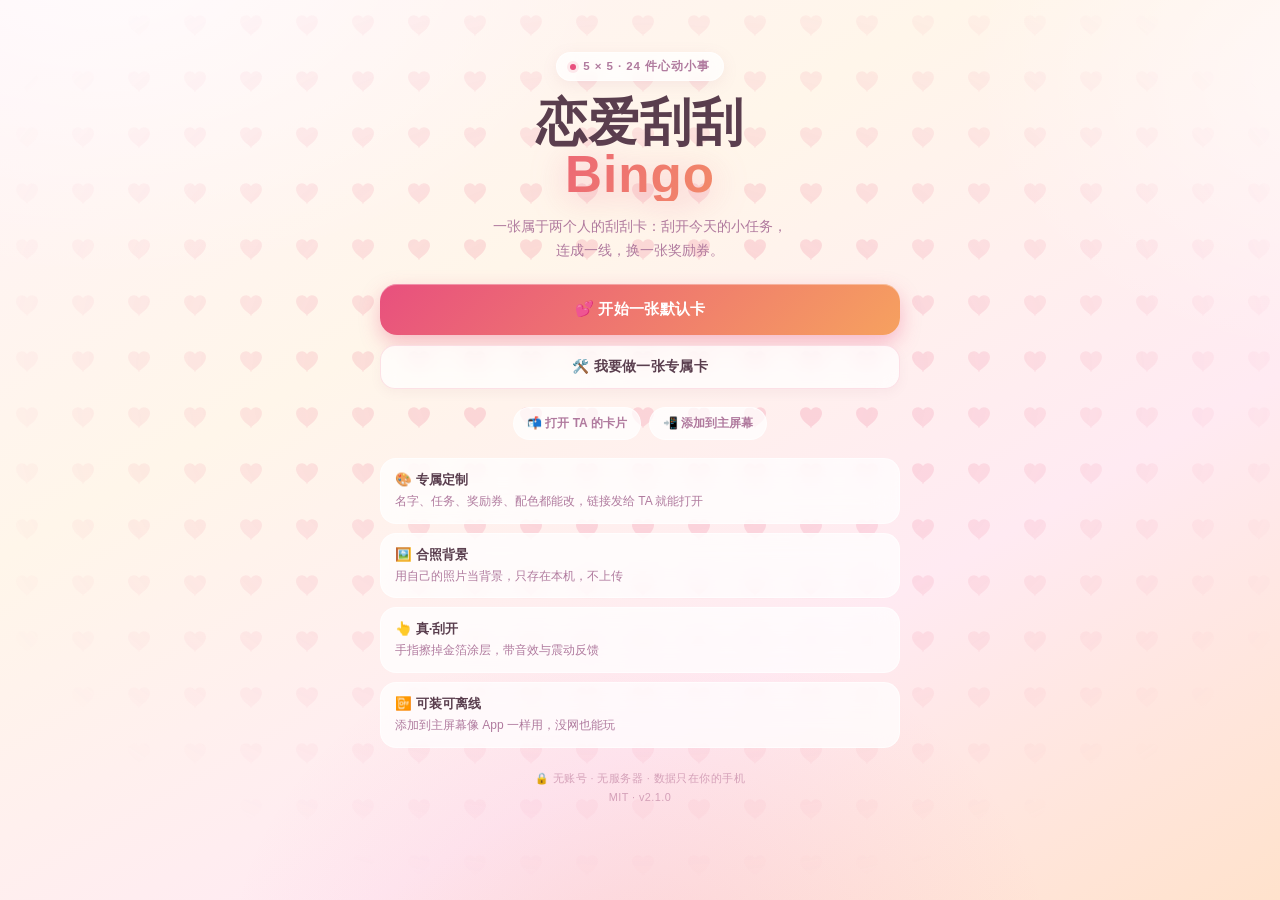
<file: index.html>
<!DOCTYPE html>
<html lang="zh-CN">
<head>
<meta charset="UTF-8">
<meta name="viewport" content="width=device-width, initial-scale=1, viewport-fit=cover">
<title>恋爱刮刮 Bingo · 情侣专属心动卡</title>

<!-- SEO / 社交分享 -->
<meta name="description" content="一张属于两个人的刮刮卡：24 件心动小事，手指刮开，连成一线换一张奖励券。可自定义名字、任务、奖励券和合照背景，纯前端、可离线、可安装到手机桌面。">
<meta name="keywords" content="情侣游戏,恋爱游戏,刮刮卡,bingo,情侣互动,520,纪念日,开源,离线网页">
<meta name="author" content="Kriye-hu">
<meta name="theme-color" content="#ffeef8">
<meta name="color-scheme" content="light dark">
<link rel="canonical" href="https://kriye-hu.github.io/love-bingo/">

<meta property="og:type" content="website">
<meta property="og:site_name" content="恋爱刮刮 Bingo">
<meta property="og:title" content="恋爱刮刮 Bingo · 情侣专属心动卡">
<meta property="og:description" content="刮开 24 件心动小事，连成一线换一张奖励券。定制你们的名字、任务、奖励券和合照背景。">
<meta property="og:url" content="https://kriye-hu.github.io/love-bingo/">
<meta property="og:image" content="https://kriye-hu.github.io/love-bingo/assets/og-image.png">
<meta property="og:image:width" content="1200">
<meta property="og:image:height" content="630">
<meta property="og:locale" content="zh_CN">
<meta name="twitter:card" content="summary_large_image">
<meta name="twitter:title" content="恋爱刮刮 Bingo · 情侣专属心动卡">
<meta name="twitter:description" content="刮开 24 件心动小事，连成一条线换一张奖励券。可定制、可离线、像 App 一样用。">
<meta name="twitter:image" content="https://kriye-hu.github.io/love-bingo/assets/og-image.png">

<!-- PWA -->
<link rel="manifest" href="manifest.webmanifest">
<link rel="icon" href="assets/icons/favicon.svg" type="image/svg+xml">
<link rel="apple-touch-icon" href="assets/icons/apple-touch-icon.png">
<meta name="apple-mobile-web-app-capable" content="yes">
<meta name="mobile-web-app-capable" content="yes">
<meta name="apple-mobile-web-app-status-bar-style" content="default">
<meta name="apple-mobile-web-app-title" content="恋爱 Bingo">
<meta name="format-detection" content="telephone=no">

<link rel="stylesheet" href="assets/css/app.css">
<link rel="preload" href="assets/js/app.js" as="script">
</head>
<body>

<!-- 背景：主题渐变 / 合照 / 柔光 / 底纹 -->
<div id="bgLayer" aria-hidden="true">
  <div id="bgGradient"></div>
  <div id="bgPhoto"></div>
  <div id="bgWash"></div>
  <div id="bgPattern"></div>
</div>

<main id="app">
  <noscript>
    <div style="text-align:center;padding:40px 20px;font-family:system-ui,sans-serif;">
      <h1 style="font-size:1.4rem;">💕 恋爱刮刮 Bingo</h1>
      <p style="color:#b07a9e;margin-top:10px;">这个小游戏需要开启 JavaScript 才能刮开卡片。</p>
    </div>
  </noscript>
</main>

<div id="toastRoot" aria-live="polite" aria-atomic="true"></div>
<div id="modalRoot"></div>
<div id="sheetRoot"></div>
<canvas id="confettiCanvas" aria-hidden="true"></canvas>

<!-- 依赖顺序：数据 → 存储 → 编码 → 基础 UI → 主题 → 刮卡 → 游戏 → 海报 → 页面 → 路由 -->
<script src="assets/js/data.js" defer></script>
<script src="assets/js/store.js" defer></script>
<script src="assets/js/codec.js" defer></script>
<script src="assets/js/ui.js" defer></script>
<script src="assets/js/theme.js" defer></script>
<script src="assets/js/album.js" defer></script>
<script src="assets/js/scratch.js" defer></script>
<script src="assets/js/game.js" defer></script>
<script src="assets/js/poster.js" defer></script>
<script src="assets/js/player.js" defer></script>
<script src="assets/js/studio.js" defer></script>
<script src="assets/js/app.js" defer></script>
</body>
</html>
</file>
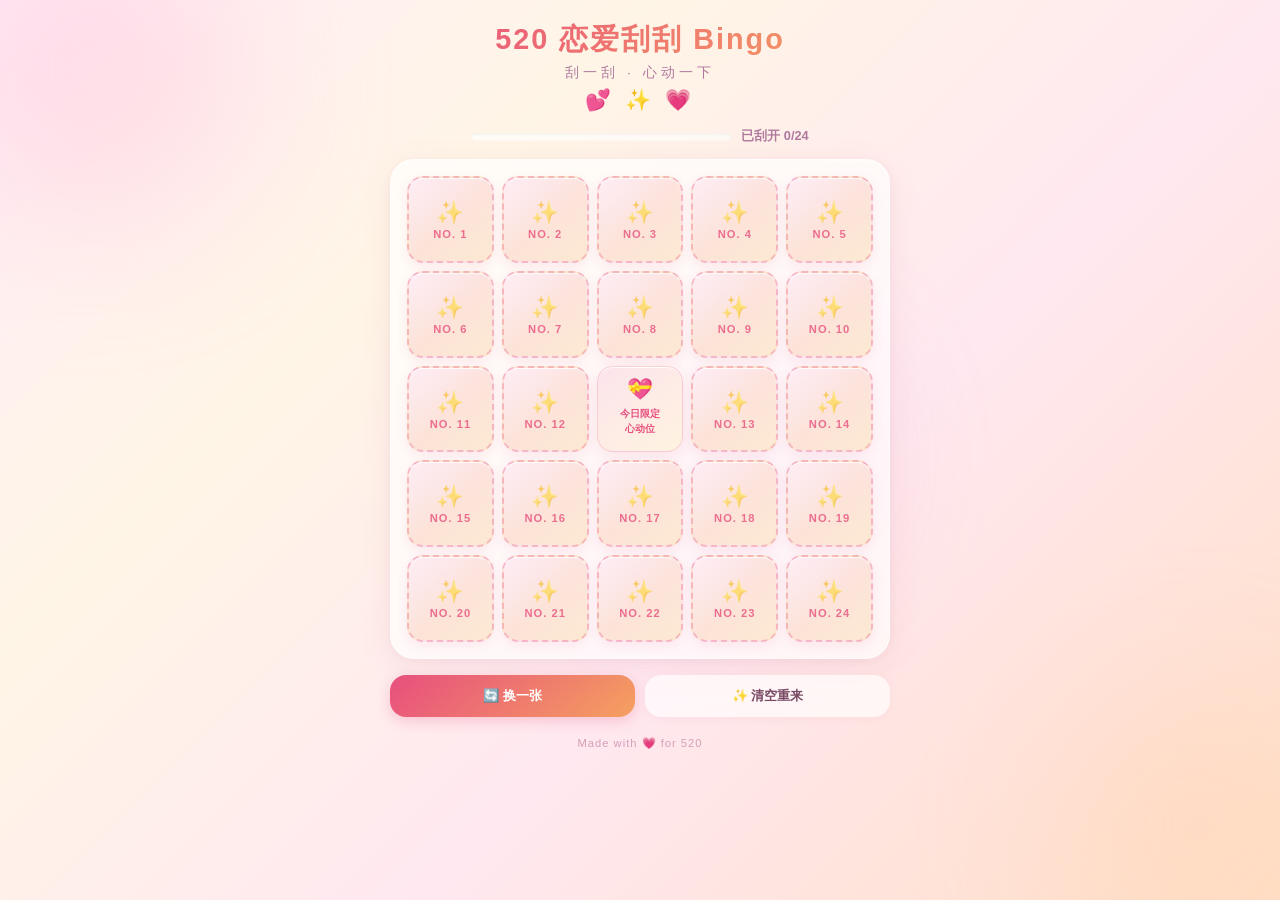
<file: love-bingo-original.html>
<!DOCTYPE html>
<html lang="zh-CN">
<head>
<meta charset="UTF-8">
<meta name="viewport" content="width=device-width, initial-scale=1.0">
<title>520 恋爱刮刮 Bingo</title>
<style>
  * { margin: 0; padding: 0; box-sizing: border-box; }

  body {
    min-height: 100vh;
    background: linear-gradient(135deg, #ffeef8 0%, #fff5e6 30%, #ffe8f0 60%, #ffe0c8 100%);
    font-family: -apple-system, BlinkMacSystemFont, 'Segoe UI', 'PingFang SC', 'Hiragino Sans GB', 'Microsoft YaHei', sans-serif;
    display: flex;
    flex-direction: column;
    align-items: center;
    padding: 20px 12px 40px;
    color: #5a3e4e;
    overflow-x: hidden;
  }

  .bg-blob {
    position: fixed;
    border-radius: 50%;
    filter: blur(80px);
    opacity: 0.35;
    z-index: 0;
    pointer-events: none;
  }
  .bg-blob:nth-child(1) { width: 300px; height: 300px; background: #ffb8d0; top: -80px; left: -60px; }
  .bg-blob:nth-child(2) { width: 250px; height: 250px; background: #ffcda8; bottom: -50px; right: -40px; }
  .bg-blob:nth-child(3) { width: 200px; height: 200px; background: #e8b4d8; top: 40%; left: 50%; }

  .container {
    position: relative;
    z-index: 1;
    width: 100%;
    max-width: 500px;
  }

  .header {
    text-align: center;
    margin-bottom: 16px;
  }
  .header h1 {
    font-size: 1.8rem;
    font-weight: 800;
    background: linear-gradient(135deg, #e8507e, #f5a060);
    -webkit-background-clip: text;
    -webkit-text-fill-color: transparent;
    background-clip: text;
    letter-spacing: 2px;
  }
  .header .subtitle {
    font-size: 0.85rem;
    color: #b07a9e;
    margin-top: 4px;
    letter-spacing: 4px;
  }
  .header .emoji-row {
    font-size: 1.3rem;
    margin-top: 6px;
    letter-spacing: 4px;
  }

  .progress-area {
    display: flex;
    align-items: center;
    justify-content: center;
    gap: 10px;
    margin-bottom: 14px;
  }
  .progress-bar-bg {
    flex: 1;
    max-width: 260px;
    height: 8px;
    background: rgba(255,255,255,0.6);
    border-radius: 10px;
    overflow: hidden;
    box-shadow: inset 0 1px 3px rgba(0,0,0,0.06);
  }
  .progress-bar-fill {
    height: 100%;
    border-radius: 10px;
    background: linear-gradient(90deg, #e8507e, #f5a060);
    transition: width 0.4s cubic-bezier(0.4,0,0.2,1);
    width: 0%;
  }
  .progress-text {
    font-size: 0.8rem;
    color: #b07a9e;
    font-weight: 600;
    white-space: nowrap;
  }

  .bingo-card {
    background: rgba(255,255,255,0.65);
    backdrop-filter: blur(20px);
    -webkit-backdrop-filter: blur(20px);
    border-radius: 24px;
    padding: 16px;
    box-shadow:
      0 8px 32px rgba(200, 120, 150, 0.12),
      0 2px 8px rgba(200, 120, 150, 0.08),
      inset 0 1px 0 rgba(255,255,255,0.6);
    border: 1px solid rgba(255,255,255,0.5);
  }

  .grid {
    display: grid;
    grid-template-columns: repeat(5, 1fr);
    gap: 8px;
  }

  .cell {
    aspect-ratio: 1;
    border-radius: 16px;
    display: flex;
    flex-direction: column;
    align-items: center;
    justify-content: center;
    cursor: pointer;
    position: relative;
    overflow: hidden;
    transition: transform 0.3s cubic-bezier(0.4,0,0.2,1), box-shadow 0.3s;
    user-select: none;
    -webkit-tap-highlight-color: transparent;
  }

  /* 未刮开状态 */
  .cell.hidden-cell {
    background: linear-gradient(145deg, #fde2ed, #fce4c8);
    border: 2px dashed rgba(229, 80, 126, 0.3);
    box-shadow:
      0 4px 12px rgba(229, 80, 126, 0.1),
      inset 0 1px 0 rgba(255,255,255,0.8);
  }
  .cell.hidden-cell::before {
    content: '';
    position: absolute;
    inset: 0;
    background: linear-gradient(135deg, rgba(255,255,255,0.4) 0%, transparent 50%, rgba(255,255,255,0.2) 100%);
    pointer-events: none;
  }
  .cell.hidden-cell .cell-no {
    font-size: 0.7rem;
    font-weight: 700;
    color: #e8507e;
    opacity: 0.8;
    letter-spacing: 1px;
  }
  .cell.hidden-cell .scratch-icon {
    font-size: 1.4rem;
    margin-bottom: 2px;
    opacity: 0.6;
  }
  .cell.hidden-cell:active {
    transform: scale(0.95);
  }

  /* 已刮开状态 */
  .cell.revealed {
    background: linear-gradient(145deg, #fff5f8, #fff8f0);
    border: 1px solid rgba(229, 80, 126, 0.12);
    box-shadow:
      0 4px 16px rgba(229, 80, 126, 0.1),
      inset 0 1px 0 rgba(255,255,255,0.9);
    cursor: default;
    transform: none;
  }
  .cell.revealed .cell-task {
    font-size: 0.7rem;
    font-weight: 600;
    color: #7a4a64;
    text-align: center;
    line-height: 1.35;
    padding: 4px 2px;
    word-break: break-all;
    display: -webkit-box;
    -webkit-line-clamp: 3;
    -webkit-box-orient: vertical;
    overflow: hidden;
  }
  .cell.revealed .cell-task .task-icon {
    font-size: 1.1rem;
    margin-bottom: 2px;
  }
  .cell.revealed .cell-no {
    font-size: 0.55rem;
    color: #ccc;
    position: absolute;
    top: 4px;
    right: 6px;
    font-weight: 500;
  }

  /* 免费格 */
  .cell.free-cell {
    background: linear-gradient(145deg, #fce4ec, #fff3e0);
    border: 1px solid rgba(229, 80, 126, 0.2);
    box-shadow:
      0 4px 16px rgba(229, 80, 126, 0.12),
      inset 0 1px 0 rgba(255,255,255,0.9);
    cursor: default;
  }
  .cell.free-cell .cell-free-text {
    font-size: 0.65rem;
    font-weight: 700;
    color: #e8507e;
    text-align: center;
    line-height: 1.4;
    padding: 4px;
  }
  .cell.free-cell .free-icon {
    font-size: 1.3rem;
    margin-bottom: 2px;
  }

  /* 弹窗遮罩 */
  .modal-overlay {
    position: fixed;
    inset: 0;
    background: rgba(90, 62, 78, 0.4);
    backdrop-filter: blur(6px);
    z-index: 100;
    display: none;
    align-items: center;
    justify-content: center;
    padding: 20px;
    animation: fadeIn 0.3s ease;
  }
  .modal-overlay.show { display: flex; }

  @keyframes fadeIn { from { opacity: 0; } to { opacity: 1; } }
  @keyframes scaleIn { from { transform: scale(0.85); opacity: 0; } to { transform: scale(1); opacity: 1; } }
  @keyframes confetti { 0% { transform: translateY(0) rotate(0); opacity: 1; } 100% { transform: translateY(-80px) rotate(720deg); opacity: 0; } }
  @keyframes pulse { 0%, 100% { transform: scale(1); } 50% { transform: scale(1.05); } }

  .modal {
    background: rgba(255,255,255,0.9);
    backdrop-filter: blur(20px);
    border-radius: 28px;
    padding: 32px 24px;
    max-width: 340px;
    width: 100%;
    text-align: center;
    box-shadow:
      0 20px 60px rgba(200, 120, 150, 0.2),
      0 4px 16px rgba(200, 120, 150, 0.1);
    border: 1px solid rgba(255,255,255,0.6);
    animation: scaleIn 0.4s cubic-bezier(0.4,0,0.2,1);
    position: relative;
    overflow: hidden;
  }

  .modal .modal-ribbon {
    font-size: 2rem;
    margin-bottom: 8px;
  }

  .modal h2 {
    font-size: 1.6rem;
    font-weight: 800;
    background: linear-gradient(135deg, #e8507e, #f5a060);
    -webkit-background-clip: text;
    -webkit-text-fill-color: transparent;
    background-clip: text;
    margin-bottom: 4px;
  }

  .modal .congrats {
    font-size: 0.9rem;
    color: #b07a9e;
    margin-bottom: 16px;
  }

  /* 优惠券 */
  .coupon {
    background: linear-gradient(135deg, #fff5f8, #fff8f0);
    border-radius: 18px;
    padding: 20px 16px;
    margin: 12px 0;
    position: relative;
    border: 2px dashed rgba(229, 80, 126, 0.25);
    box-shadow: 0 4px 16px rgba(229, 80, 126, 0.08);
  }
  .coupon::before, .coupon::after {
    content: '';
    position: absolute;
    width: 20px;
    height: 20px;
    background: rgba(255,255,255,0.65);
    backdrop-filter: blur(20px);
    border-radius: 50%;
    top: 50%;
    transform: translateY(-50%);
  }
  .coupon::before { left: -10px; }
  .coupon::after { right: -10px; }

  .coupon-label {
    font-size: 0.7rem;
    font-weight: 700;
    color: #e8507e;
    letter-spacing: 3px;
    margin-bottom: 8px;
  }
  .coupon-title {
    font-size: 1.4rem;
    font-weight: 800;
    color: #7a4a64;
    margin-bottom: 4px;
  }
  .coupon-emoji {
    font-size: 2rem;
    margin: 6px 0;
    animation: pulse 2s infinite;
  }
  .coupon-desc {
    font-size: 0.8rem;
    color: #b07a9e;
  }

  .modal .coupon-serial {
    font-size: 0.65rem;
    color: #ccc;
    margin-top: 8px;
    font-family: monospace;
  }

  .modal-btns {
    display: flex;
    gap: 10px;
    margin-top: 16px;
  }
  .modal-btns button {
    flex: 1;
    padding: 12px 8px;
    border-radius: 14px;
    border: none;
    font-size: 0.85rem;
    font-weight: 700;
    cursor: pointer;
    transition: transform 0.2s, box-shadow 0.2s;
    -webkit-tap-highlight-color: transparent;
  }
  .modal-btns button:active { transform: scale(0.96); }
  .btn-primary {
    background: linear-gradient(135deg, #e8507e, #f5a060);
    color: #fff;
    box-shadow: 0 4px 12px rgba(229, 80, 126, 0.3);
  }
  .btn-secondary {
    background: rgba(255,255,255,0.7);
    color: #7a4a64;
    border: 1px solid rgba(229, 80, 126, 0.15);
    box-shadow: 0 2px 8px rgba(200, 120, 150, 0.08);
  }

  /* 底部操作栏 */
  .actions {
    display: flex;
    gap: 10px;
    margin-top: 16px;
    width: 100%;
  }
  .actions button {
    flex: 1;
    padding: 12px;
    border-radius: 16px;
    border: none;
    font-size: 0.82rem;
    font-weight: 700;
    cursor: pointer;
    transition: transform 0.2s, box-shadow 0.2s;
    -webkit-tap-highlight-color: transparent;
    display: flex;
    align-items: center;
    justify-content: center;
    gap: 6px;
  }
  .actions button:active { transform: scale(0.96); }
  .btn-new {
    background: linear-gradient(135deg, #e8507e, #f5a060);
    color: #fff;
    box-shadow: 0 4px 14px rgba(229, 80, 126, 0.25);
  }
  .btn-reset {
    background: rgba(255,255,255,0.65);
    backdrop-filter: blur(10px);
    color: #7a4a64;
    border: 1px solid rgba(229, 80, 126, 0.12);
    box-shadow: 0 2px 8px rgba(200, 120, 150, 0.08);
  }

  /* confetti */
  .confetti-container {
    position: fixed;
    inset: 0;
    pointer-events: none;
    z-index: 101;
    overflow: hidden;
  }
  .confetti-piece {
    position: absolute;
    width: 8px;
    height: 8px;
    border-radius: 2px;
    animation: confettiFall 1.5s ease-out forwards;
  }
  @keyframes confettiFall {
    0% { transform: translateY(-20px) rotate(0deg); opacity: 1; }
    100% { transform: translateY(100vh) rotate(720deg); opacity: 0; }
  }

  /* 刮开动画 */
  @keyframes scratchReveal {
    0% { transform: scale(1); opacity: 1; }
    50% { transform: scale(0.9); opacity: 0.5; }
    100% { transform: scale(1); opacity: 1; }
  }
  .cell.scratching {
    animation: scratchReveal 0.4s ease;
  }

  /* 响应式 */
  @media (max-width: 380px) {
    .header h1 { font-size: 1.5rem; }
    .grid { gap: 6px; }
    .cell { border-radius: 12px; }
    .cell.revealed .cell-task { font-size: 0.62rem; }
    .bingo-card { padding: 12px; }
  }

  /* 底部版权 */
  .footer-text {
    text-align: center;
    margin-top: 20px;
    font-size: 0.7rem;
    color: #d4a0b8;
    letter-spacing: 1px;
  }
</style>
</head>
<body>

<div class="bg-blob"></div>
<div class="bg-blob"></div>
<div class="bg-blob"></div>

<div class="container">
  <div class="header">
    <h1>520 恋爱刮刮 Bingo</h1>
    <div class="subtitle">刮一刮 · 心动一下</div>
    <div class="emoji-row">💕 ✨ 💗</div>
  </div>

  <div class="progress-area">
    <div class="progress-bar-bg">
      <div class="progress-bar-fill" id="progressFill"></div>
    </div>
    <div class="progress-text" id="progressText">已刮开 0/24</div>
  </div>

  <div class="bingo-card">
    <div class="grid" id="bingoGrid"></div>
  </div>

  <div class="actions">
    <button class="btn-new" onclick="newCard()">🔄 换一张</button>
    <button class="btn-reset" onclick="resetCard()">✨ 清空重来</button>
  </div>

  <div class="footer-text">Made with 💗 for 520</div>
</div>

<!-- Bingo 弹窗 -->
<div class="modal-overlay" id="modalOverlay">
  <div class="modal" id="bingoModal">
    <div class="modal-ribbon">🎉🎊🎉</div>
    <h2>BINGO!</h2>
    <p class="congrats">恭喜你们！连成一线啦~</p>
    <div class="coupon" id="couponArea">
      <div class="coupon-label">520 LOVE COUPON</div>
      <div class="coupon-emoji" id="couponEmoji">🎁</div>
      <div class="coupon-title" id="couponTitle">奖励券</div>
      <div class="coupon-desc" id="couponDesc">奖励描述</div>
      <div class="coupon-serial" id="couponSerial"></div>
    </div>
    <div class="modal-btns">
      <button class="btn-secondary" onclick="closeModal()">关闭</button>
      <button class="btn-primary" onclick="closeModal(); newCard();">换一张 ✨</button>
    </div>
  </div>
</div>

<!-- 彩带容器 -->
<div class="confetti-container" id="confettiContainer"></div>

<script>
// 情侣任务文案
const TASKS = [
  "一起拍一张很笨的合照 📸",
  "今天认真夸对方三句 💬",
  "给对方点一杯爱喝的 ☕",
  "牵手散步十分钟 🚶",
  "说出第一次心动瞬间 💓",
  "交换今天的小烦恼 💌",
  "一起听一首老歌 🎵",
  "给对方取一个新昵称 🥰",
  "复刻第一次约会 🍽️",
  "说一句平时不好意思说的话 🙈",
  "一起选一部电影 🎬",
  "把手机放下聊天十五分钟 📵",
  "给对方一个超长拥抱 🤗",
  "一起做一顿饭 🍳",
  "翻一张以前的照片 📷",
  "写下今年想一起完成的事 ✏️",
  "互相分享一个秘密 🔐",
  "给对方按摩五分钟 💆",
  "一起买一束花 🌸",
  "把争吵变成撒娇 😤➡️🥺",
  "讲一个只有你们懂的梗 😂",
  "一起规划下一次旅行 🗺️",
  "今天不冷战 ☀️",
  "把对方设成今日置顶 📌",
  "说出对方最近的辛苦 🌙",
  "一起吃夜宵 🌃",
  "给对方留一张小纸条 📝",
  "认真看着对方十秒 👀",
  "一起穿同色系出门 👫",
  "重温一条聊天记录 💬",
  "主动道歉一次 🙏",
  "替对方完成一件小事 🎯",
  "一起许一个很小的愿望 🌟",
  "分享一件最近开心的事 😊",
  "给对方拍一张好看的照片 📸",
  "今天不讲道理只讲爱 💕",
  "给未来的我们写一句话 💌",
  "一起喝甜的 🧋",
  "把拥抱当作充电器 🔋",
  "说一句我在呢 🏠",
  "一起看日落或夜景 🌅",
  "给对方准备一个惊喜 🎁",
  "原谅一个小毛病 😌",
  "把纪念日记下来 📖",
  "互相交换一首歌 🎶",
  "一起整理相册 🖼️",
  "说出最喜欢对方的一点 ⭐",
  "约定下一个见面计划 📅"
];

// 奖励券文案
const COUPONS = [
  { emoji: "🤗", title: "今晚抱抱券", desc: "兑换一个超长时间的拥抱" },
  { emoji: "🥺", title: "无条件撒娇券", desc: "可以无条件撒娇一次" },
  { emoji: "🍽️", title: "下次约会选择权", desc: "下次约会你来定去哪儿" },
  { emoji: "💬", title: "认真夸夸券", desc: "兑换十分钟专心夸你" },
  { emoji: "🌙", title: "睡前语音陪伴券", desc: "睡前说一句晚安语音" },
  { emoji: "🌃", title: "一顿夜宵兑换券", desc: "一起吃夜宵不问为什么" },
  { emoji: "🤝", title: "主动和好券", desc: "谁都可以先开口说和好" },
  { emoji: "🌸", title: "周末小约会券", desc: "这个周末一起出门玩" },
  { emoji: "📸", title: "合照券", desc: "必须拍一张有仪式感的合照" },
  { emoji: "☕", title: "甜饮券", desc: "一起喝杯甜的庆祝一下" },
  { emoji: "🎬", title: "电影之夜券", desc: "一起窝着看一部电影" },
  { emoji: "💆", title: "按摩券", desc: "对方给你按摩十分钟" },
  { emoji: "💌", title: "手写信券", desc: "写一张小纸条给对方" },
  { emoji: "🎵", title: "专属情歌券", desc: "为对方唱一首歌" },
  { emoji: "🌟", title: "心愿券", desc: "一起完成一个小心愿" }
];

// 生成优惠券序列号
function generateSerial() {
  const chars = 'ABCDEFGHIJKLMNOPQRSTUVWXYZ0123456789';
  let s = '520-';
  for (let i = 0; i < 6; i++) s += chars[Math.floor(Math.random() * chars.length)];
  return s;
}

// 当前卡片数据
let cardData = []; // 24个任务（不包括中间免费格）
let revealedCells = new Set(); // 已刮开的格子索引
let bingoDetected = false;

// 初始化
function init() {
  newCard();
}

// 生成新卡片
function newCard() {
  bingoDetected = false;
  revealedCells.clear();
  // 随机打乱任务
  const shuffled = [...TASKS].sort(() => Math.random() - 0.5);
  cardData = shuffled.slice(0, 24);
  renderGrid();
  updateProgress();
  // 重新生成序列号
  document.getElementById('couponSerial').textContent = 'NO.' + generateSerial();
}

// 重置当前卡片
function resetCard() {
  revealedCells.clear();
  bingoDetected = false;
  renderGrid();
  updateProgress();
}

// 渲染网格
function renderGrid() {
  const grid = document.getElementById('bingoGrid');
  grid.innerHTML = '';

  let taskIndex = 0;
  for (let i = 0; i < 25; i++) {
    const row = Math.floor(i / 5);
    const col = i % 5;
    const isCenter = row === 2 && col === 2;

    const cell = document.createElement('div');
    cell.className = 'cell';

    if (isCenter) {
      cell.classList.add('free-cell');
      cell.innerHTML = `
        <div class="free-icon">💝</div>
        <div class="cell-free-text">今日限定<br>心动位</div>
      `;
    } else {
      const idx = taskIndex;
      taskIndex++;

      if (revealedCells.has(idx)) {
        cell.classList.add('revealed');
        const task = cardData[idx];
        // 去掉emoji从标题里提取
        const iconMatch = task.match(/[\u{1F300}-\u{1F9FF}]|[\u{2600}-\u{26FF}]|[\u{2700}-\u{27BF}]/u);
        const icon = iconMatch ? iconMatch[0] : '💕';
        const text = task.replace(/[\u{1F300}-\u{1F9FF}]|[\u{2600}-\u{26FF}]|[\u{2700}-\u{27BF}]/gu, '').trim();
        cell.innerHTML = `
          <span class="cell-no">NO. ${idx + 1}</span>
          <div class="cell-task">
            <span class="task-icon">${icon}</span>
            ${text}
          </div>
        `;
      } else {
        cell.classList.add('hidden-cell');
        cell.innerHTML = `
          <div class="scratch-icon">✨</div>
          <div class="cell-no">NO. ${idx + 1}</div>
        `;
        cell.onclick = () => revealCell(idx, cell);
      }
    }

    grid.appendChild(cell);
  }
}

// 刮开格子
function revealCell(idx, cellEl) {
  if (revealedCells.has(idx) || bingoDetected) return;

  revealedCells.add(idx);
  cellEl.classList.remove('hidden-cell');
  cellEl.classList.add('revealed', 'scratching');
  // 移除onclick
  cellEl.onclick = null;

  // 获取任务数据
  const task = cardData[idx];
  const iconMatch = task.match(/[\u{1F300}-\u{1F9FF}]|[\u{2600}-\u{26FF}]|[\u{2700}-\u{27BF}]/u);
  const icon = iconMatch ? iconMatch[0] : '💕';
  const text = task.replace(/[\u{1F300}-\u{1F9FF}]|[\u{2600}-\u{26FF}]|[\u{2700}-\u{27BF}]/gu, '').trim();

  // 重新渲染该格子内容
  setTimeout(() => {
    cellEl.classList.remove('scratching');
    cellEl.innerHTML = `
      <span class="cell-no">NO. ${idx + 1}</span>
      <div class="cell-task">
        <span class="task-icon">${icon}</span>
        ${text}
      </div>
    `;
  }, 200);

  updateProgress();
  checkBingo();
}

// 更新进度
function updateProgress() {
  const count = revealedCells.size;
  const pct = (count / 24) * 100;
  document.getElementById('progressFill').style.width = pct + '%';
  document.getElementById('progressText').textContent = `已刮开 ${count}/24`;
}

// 检查Bingo
function checkBingo() {
  // 获取5x5矩阵状态，1=已刮开或免费格，0=未刮开
  const board = Array.from({length:5}, () => Array(5).fill(0));

  // 填充免费格
  board[2][2] = 1;

  // 填充其他格子
  let taskIdx = 0;
  for (let r = 0; r < 5; r++) {
    for (let c = 0; c < 5; c++) {
      if (r === 2 && c === 2) continue;
      if (revealedCells.has(taskIdx)) board[r][c] = 1;
      taskIdx++;
    }
  }

  // 检查行
  for (let r = 0; r < 5; r++) {
    if (board[r].every(v => v === 1)) { triggerBingo(); return; }
  }
  // 检查列
  for (let c = 0; c < 5; c++) {
    if (board.every(row => row[c] === 1)) { triggerBingo(); return; }
  }
  // 检查对角线
  if ([0,1,2,3,4].every(i => board[i][i] === 1)) { triggerBingo(); return; }
  if ([0,1,2,3,4].every(i => board[i][4-i] === 1)) { triggerBingo(); return; }
}

// 触发Bingo
function triggerBingo() {
  if (bingoDetected) return;
  bingoDetected = true;

  // 随机选择奖励券
  const coupon = COUPONS[Math.floor(Math.random() * COUPONS.length)];
  document.getElementById('couponEmoji').textContent = coupon.emoji;
  document.getElementById('couponTitle').textContent = coupon.title;
  document.getElementById('couponDesc').textContent = coupon.desc;

  // 显示弹窗
  document.getElementById('modalOverlay').classList.add('show');

  // 放彩带
  launchConfetti();
}

// 关闭弹窗
function closeModal() {
  document.getElementById('modalOverlay').classList.remove('show');
  // 清除彩带
  const container = document.getElementById('confettiContainer');
  container.innerHTML = '';
}

// 彩带效果
function launchConfetti() {
  const container = document.getElementById('confettiContainer');
  container.innerHTML = '';
  const colors = ['#e8507e', '#f5a060', '#ffb8d0', '#ffcda8', '#e8b4d8', '#ffd700', '#ff6b9d'];
  for (let i = 0; i < 40; i++) {
    const piece = document.createElement('div');
    piece.className = 'confetti-piece';
    piece.style.left = Math.random() * 100 + '%';
    piece.style.top = '-10px';
    piece.style.background = colors[Math.floor(Math.random() * colors.length)];
    piece.style.animationDelay = (Math.random() * 0.5) + 's';
    piece.style.animationDuration = (1 + Math.random()) + 's';
    piece.style.width = (6 + Math.random() * 6) + 'px';
    piece.style.height = (6 + Math.random() * 6) + 'px';
    piece.style.borderRadius = Math.random() > 0.5 ? '50%' : '2px';
    container.appendChild(piece);
  }
}

// 启动
init();
</script>
</body>
</html>
</file>
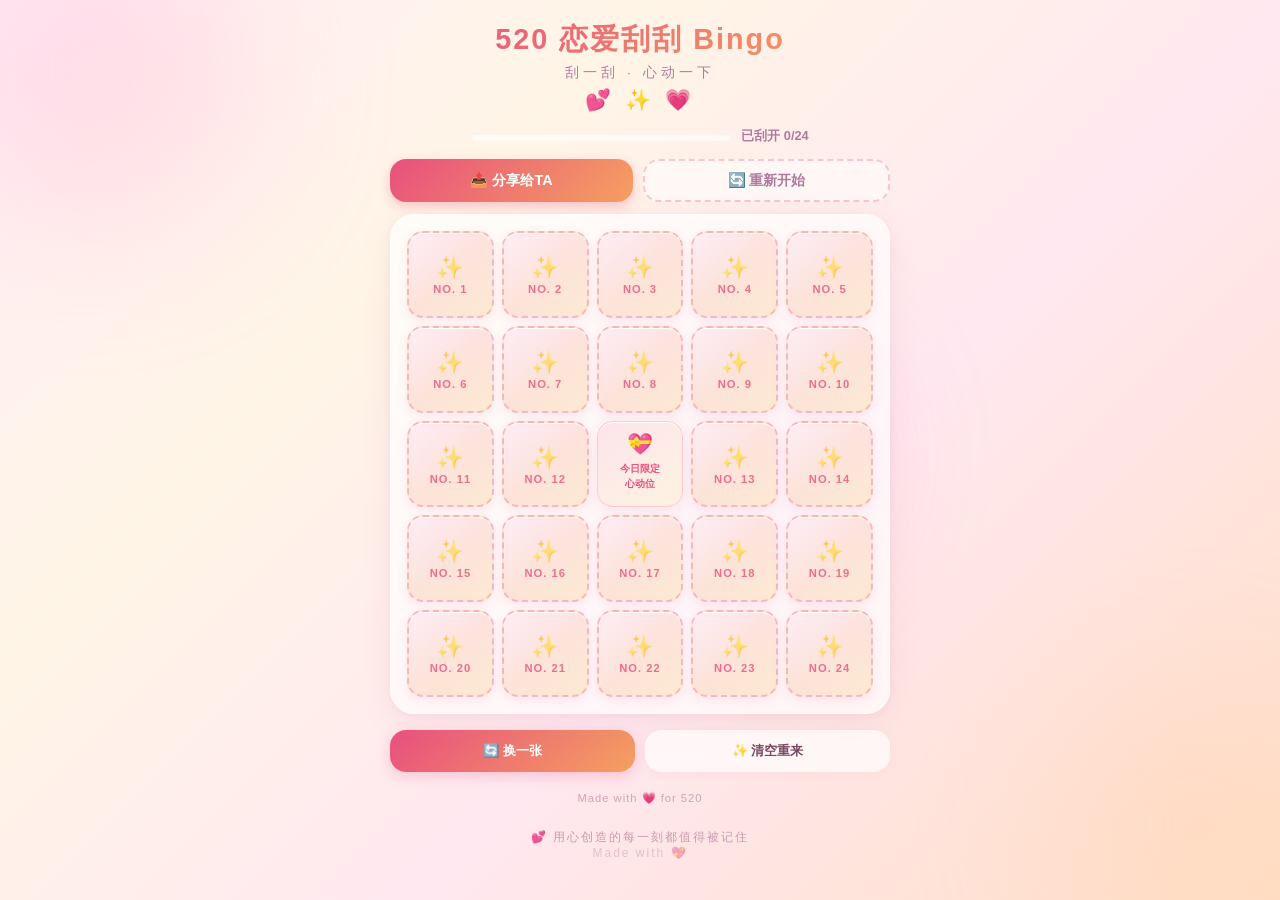
<file: legacy/v1-single-file.html>
<!DOCTYPE html>
<html lang="zh-CN">
<head>
<meta charset="UTF-8">
<meta name="viewport" content="width=device-width, initial-scale=1.0">
<title>💕 恋爱刮刮 Bingo</title>
<!-- SEO -->
<meta name="description" content="恋爱刮刮Bingo">
<meta property="og:title" content="💕 恋爱刮刮 Bingo">
<meta name="theme-color" content="#e8507e">

<style>
  * { margin: 0; padding: 0; box-sizing: border-box; }

  body {
    min-height: 100vh;
    background: linear-gradient(135deg, #ffeef8 0%, #fff5e6 30%, #ffe8f0 60%, #ffe0c8 100%);
    font-family: -apple-system, BlinkMacSystemFont, 'Segoe UI', 'PingFang SC', 'Hiragino Sans GB', 'Microsoft YaHei', sans-serif;
    display: flex;
    flex-direction: column;
    align-items: center;
    padding: 20px 12px 40px;
    color: #5a3e4e;
    overflow-x: hidden;
  }

  .bg-blob {
    position: fixed;
    border-radius: 50%;
    filter: blur(80px);
    opacity: 0.35;
    z-index: 0;
    pointer-events: none;
  }
  .bg-blob:nth-child(1) { width: 300px; height: 300px; background: #ffb8d0; top: -80px; left: -60px; }
  .bg-blob:nth-child(2) { width: 250px; height: 250px; background: #ffcda8; bottom: -50px; right: -40px; }
  .bg-blob:nth-child(3) { width: 200px; height: 200px; background: #e8b4d8; top: 40%; left: 50%; }

  .container {
    position: relative;
    z-index: 1;
    width: 100%;
    max-width: 500px;
  }

  .header {
    text-align: center;
    margin-bottom: 16px;
  }
  .header h1 {
    font-size: 1.8rem;
    font-weight: 800;
    background: linear-gradient(135deg, #e8507e, #f5a060);
    -webkit-background-clip: text;
    -webkit-text-fill-color: transparent;
    background-clip: text;
    letter-spacing: 2px;
  }
  .header .subtitle {
    font-size: 0.85rem;
    color: #b07a9e;
    margin-top: 4px;
    letter-spacing: 4px;
  }
  .header .emoji-row {
    font-size: 1.3rem;
    margin-top: 6px;
    letter-spacing: 4px;
  }

  .progress-area {
    display: flex;
    align-items: center;
    justify-content: center;
    gap: 10px;
    margin-bottom: 14px;
  }
  .progress-bar-bg {
    flex: 1;
    max-width: 260px;
    height: 8px;
    background: rgba(255,255,255,0.6);
    border-radius: 10px;
    overflow: hidden;
    box-shadow: inset 0 1px 3px rgba(0,0,0,0.06);
  }
  .progress-bar-fill {
    height: 100%;
    border-radius: 10px;
    background: linear-gradient(90deg, #e8507e, #f5a060);
    transition: width 0.4s cubic-bezier(0.4,0,0.2,1);
    width: 0%;
  }
  .progress-text {
    font-size: 0.8rem;
    color: #b07a9e;
    font-weight: 600;
    white-space: nowrap;
  }

  .bingo-card {
    background: rgba(255,255,255,0.65);
    backdrop-filter: blur(20px);
    -webkit-backdrop-filter: blur(20px);
    border-radius: 24px;
    padding: 16px;
    box-shadow:
      0 8px 32px rgba(200, 120, 150, 0.12),
      0 2px 8px rgba(200, 120, 150, 0.08),
      inset 0 1px 0 rgba(255,255,255,0.6);
    border: 1px solid rgba(255,255,255,0.5);
  }

  .grid {
    display: grid;
    grid-template-columns: repeat(5, 1fr);
    gap: 8px;
  }

  .cell {
    aspect-ratio: 1;
    border-radius: 16px;
    display: flex;
    flex-direction: column;
    align-items: center;
    justify-content: center;
    cursor: pointer;
    position: relative;
    overflow: hidden;
    transition: transform 0.3s cubic-bezier(0.4,0,0.2,1), box-shadow 0.3s;
    user-select: none;
    -webkit-tap-highlight-color: transparent;
  }

  /* 未刮开状态 */
  .cell.hidden-cell {
    background: linear-gradient(145deg, #fde2ed, #fce4c8);
    border: 2px dashed rgba(229, 80, 126, 0.3);
    box-shadow:
      0 4px 12px rgba(229, 80, 126, 0.1),
      inset 0 1px 0 rgba(255,255,255,0.8);
  }
  .cell.hidden-cell::before {
    content: '';
    position: absolute;
    inset: 0;
    background: linear-gradient(135deg, rgba(255,255,255,0.4) 0%, transparent 50%, rgba(255,255,255,0.2) 100%);
    pointer-events: none;
  }
  .cell.hidden-cell .cell-no {
    font-size: 0.7rem;
    font-weight: 700;
    color: #e8507e;
    opacity: 0.8;
    letter-spacing: 1px;
  }
  .cell.hidden-cell .scratch-icon {
    font-size: 1.4rem;
    margin-bottom: 2px;
    opacity: 0.6;
  }
  .cell.hidden-cell:active {
    transform: scale(0.95);
  }

  /* 已刮开状态 */
  .cell.revealed {
    background: linear-gradient(145deg, #fff5f8, #fff8f0);
    border: 1px solid rgba(229, 80, 126, 0.12);
    box-shadow:
      0 4px 16px rgba(229, 80, 126, 0.1),
      inset 0 1px 0 rgba(255,255,255,0.9);
    cursor: default;
    transform: none;
  }
  .cell.revealed .cell-task {
    font-size: 0.7rem;
    font-weight: 600;
    color: #7a4a64;
    text-align: center;
    line-height: 1.35;
    padding: 4px 2px;
    word-break: break-all;
    display: -webkit-box;
    -webkit-line-clamp: 3;
    -webkit-box-orient: vertical;
    overflow: hidden;
  }
  .cell.revealed .cell-task .task-icon {
    font-size: 1.1rem;
    margin-bottom: 2px;
  }
  .cell.revealed .cell-no {
    font-size: 0.55rem;
    color: #ccc;
    position: absolute;
    top: 4px;
    right: 6px;
    font-weight: 500;
  }

  /* 免费格 */
  .cell.free-cell {
    background: linear-gradient(145deg, #fce4ec, #fff3e0);
    border: 1px solid rgba(229, 80, 126, 0.2);
    box-shadow:
      0 4px 16px rgba(229, 80, 126, 0.12),
      inset 0 1px 0 rgba(255,255,255,0.9);
    cursor: default;
  }
  .cell.free-cell .cell-free-text {
    font-size: 0.65rem;
    font-weight: 700;
    color: #e8507e;
    text-align: center;
    line-height: 1.4;
    padding: 4px;
  }
  .cell.free-cell .free-icon {
    font-size: 1.3rem;
    margin-bottom: 2px;
  }

  /* 弹窗遮罩 */
  .modal-overlay {
    position: fixed;
    inset: 0;
    background: rgba(90, 62, 78, 0.4);
    backdrop-filter: blur(6px);
    z-index: 100;
    display: none;
    align-items: center;
    justify-content: center;
    padding: 20px;
    animation: fadeIn 0.3s ease;
  }
  .modal-overlay.show { display: flex; }

  @keyframes fadeIn { from { opacity: 0; } to { opacity: 1; } }
  @keyframes scaleIn { from { transform: scale(0.85); opacity: 0; } to { transform: scale(1); opacity: 1; } }
  @keyframes confetti { 0% { transform: translateY(0) rotate(0); opacity: 1; } 100% { transform: translateY(-80px) rotate(720deg); opacity: 0; } }
  @keyframes pulse { 0%, 100% { transform: scale(1); } 50% { transform: scale(1.05); } }

  .modal {
    background: rgba(255,255,255,0.9);
    backdrop-filter: blur(20px);
    border-radius: 28px;
    padding: 32px 24px;
    max-width: 340px;
    width: 100%;
    text-align: center;
    box-shadow:
      0 20px 60px rgba(200, 120, 150, 0.2),
      0 4px 16px rgba(200, 120, 150, 0.1);
    border: 1px solid rgba(255,255,255,0.6);
    animation: scaleIn 0.4s cubic-bezier(0.4,0,0.2,1);
    position: relative;
    overflow: hidden;
  }

  .modal .modal-ribbon {
    font-size: 2rem;
    margin-bottom: 8px;
  }

  .modal h2 {
    font-size: 1.6rem;
    font-weight: 800;
    background: linear-gradient(135deg, #e8507e, #f5a060);
    -webkit-background-clip: text;
    -webkit-text-fill-color: transparent;
    background-clip: text;
    margin-bottom: 4px;
  }

  .modal .congrats {
    font-size: 0.9rem;
    color: #b07a9e;
    margin-bottom: 16px;
  }

  /* 优惠券 */
  .coupon {
    background: linear-gradient(135deg, #fff5f8, #fff8f0);
    border-radius: 18px;
    padding: 20px 16px;
    margin: 12px 0;
    position: relative;
    border: 2px dashed rgba(229, 80, 126, 0.25);
    box-shadow: 0 4px 16px rgba(229, 80, 126, 0.08);
  }
  .coupon::before, .coupon::after {
    content: '';
    position: absolute;
    width: 20px;
    height: 20px;
    background: rgba(255,255,255,0.65);
    backdrop-filter: blur(20px);
    border-radius: 50%;
    top: 50%;
    transform: translateY(-50%);
  }
  .coupon::before { left: -10px; }
  .coupon::after { right: -10px; }

  .coupon-label {
    font-size: 0.7rem;
    font-weight: 700;
    color: #e8507e;
    letter-spacing: 3px;
    margin-bottom: 8px;
  }
  .coupon-title {
    font-size: 1.4rem;
    font-weight: 800;
    color: #7a4a64;
    margin-bottom: 4px;
  }
  .coupon-emoji {
    font-size: 2rem;
    margin: 6px 0;
    animation: pulse 2s infinite;
  }
  .coupon-desc {
    font-size: 0.8rem;
    color: #b07a9e;
  }

  .modal .coupon-serial {
    font-size: 0.65rem;
    color: #ccc;
    margin-top: 8px;
    font-family: monospace;
  }

  .modal-btns {
    display: flex;
    gap: 10px;
    margin-top: 16px;
  }
  .modal-btns button {
    flex: 1;
    padding: 12px 8px;
    border-radius: 14px;
    border: none;
    font-size: 0.85rem;
    font-weight: 700;
    cursor: pointer;
    transition: transform 0.2s, box-shadow 0.2s;
    -webkit-tap-highlight-color: transparent;
  }
  .modal-btns button:active { transform: scale(0.96); }
  .btn-primary {
    background: linear-gradient(135deg, #e8507e, #f5a060);
    color: #fff;
    box-shadow: 0 4px 12px rgba(229, 80, 126, 0.3);
  }
  .btn-secondary {
    background: rgba(255,255,255,0.7);
    color: #7a4a64;
    border: 1px solid rgba(229, 80, 126, 0.15);
    box-shadow: 0 2px 8px rgba(200, 120, 150, 0.08);
  }

  /* 底部操作栏 */
  .actions {
    display: flex;
    gap: 10px;
    margin-top: 16px;
    width: 100%;
  }
  .actions button {
    flex: 1;
    padding: 12px;
    border-radius: 16px;
    border: none;
    font-size: 0.82rem;
    font-weight: 700;
    cursor: pointer;
    transition: transform 0.2s, box-shadow 0.2s;
    -webkit-tap-highlight-color: transparent;
    display: flex;
    align-items: center;
    justify-content: center;
    gap: 6px;
  }
  .actions button:active { transform: scale(0.96); }
  .btn-new {
    background: linear-gradient(135deg, #e8507e, #f5a060);
    color: #fff;
    box-shadow: 0 4px 14px rgba(229, 80, 126, 0.25);
  }
  .btn-reset {
    background: rgba(255,255,255,0.65);
    backdrop-filter: blur(10px);
    color: #7a4a64;
    border: 1px solid rgba(229, 80, 126, 0.12);
    box-shadow: 0 2px 8px rgba(200, 120, 150, 0.08);
  }

  /* confetti */
  .confetti-container {
    position: fixed;
    inset: 0;
    pointer-events: none;
    z-index: 101;
    overflow: hidden;
  }
  .confetti-piece {
    position: absolute;
    width: 8px;
    height: 8px;
    border-radius: 2px;
    animation: confettiFall 1.5s ease-out forwards;
  }
  @keyframes confettiFall {
    0% { transform: translateY(-20px) rotate(0deg); opacity: 1; }
    100% { transform: translateY(100vh) rotate(720deg); opacity: 0; }
  }

  /* 刮开动画 */
  @keyframes scratchReveal {
    0% { transform: scale(1); opacity: 1; }
    50% { transform: scale(0.9); opacity: 0.5; }
    100% { transform: scale(1); opacity: 1; }
  }
  .cell.scratching {
    animation: scratchReveal 0.4s ease;
  }

  /* 响应式 */
  @media (max-width: 380px) {
    .header h1 { font-size: 1.5rem; }
    .grid { gap: 6px; }
    .cell { border-radius: 12px; }
    .cell.revealed .cell-task { font-size: 0.62rem; }
    .bingo-card { padding: 12px; }
  }

  /* 底部版权 */
  .footer-text {
    text-align: center;
    margin-top: 20px;
    font-size: 0.7rem;
    color: #d4a0b8;
    letter-spacing: 1px;
  }
</style>
</head>
<body>

<div class="bg-blob"></div>
<div class="bg-blob"></div>
<div class="bg-blob"></div>

<div class="container">
  <div class="header">
    <h1>520 恋爱刮刮 Bingo</h1>
    <div class="subtitle">刮一刮 · 心动一下</div>
    <div class="emoji-row">💕 ✨ 💗</div>
  </div>

  <div class="progress-area">
    <div class="progress-bar-bg">
      <div class="progress-bar-fill" id="progressFill"></div>
    </div>
    <div class="progress-text" id="progressText">已刮开 0/24</div>
  </div>

  <div style="display:flex; gap:10px; margin:12px 0; justify-content:center;">
    <button onclick="shareBingo()" style="flex:1; padding:10px 16px; border:none; border-radius:16px; background:linear-gradient(135deg, #e8507e, #f5a060); color:#fff; font-size:0.9rem; font-weight:600; cursor:pointer; box-shadow:0 4px 12px rgba(232,80,126,0.3);">📤 分享给TA</button>
    <button onclick="resetGame()" style="flex:1; padding:10px 16px; border:2px dashed rgba(229,80,126,0.3); border-radius:16px; background:rgba(255,255,255,0.5); color:#b07a9e; font-size:0.9rem; font-weight:600; cursor:pointer;">🔄 重新开始</button>
  </div>

  <div class="bingo-card">
    <div class="grid" id="bingoGrid"></div>
  </div>

  <div class="actions">
    <button class="btn-new" onclick="newCard()">🔄 换一张</button>
    <button class="btn-reset" onclick="resetCard()">✨ 清空重来</button>
  </div>

  <div class="footer-text">Made with 💗 for 520</div>
</div>

<!-- Bingo 弹窗 -->
<div class="modal-overlay" id="modalOverlay">
  <div class="modal" id="bingoModal">
    <div class="modal-ribbon">🎉🎊🎉</div>
    <h2>BINGO!</h2>
    <p class="congrats">恭喜你们！连成一线啦~</p>
    <div class="coupon" id="couponArea">
      <div class="coupon-label">520 LOVE COUPON</div>
      <div class="coupon-emoji" id="couponEmoji">🎁</div>
      <div class="coupon-title" id="couponTitle">奖励券</div>
      <div class="coupon-desc" id="couponDesc">奖励描述</div>
      <div class="coupon-serial" id="couponSerial"></div>
    </div>
    <div class="modal-btns">
      <button class="btn-secondary" onclick="closeModal()">关闭</button>
      <button class="btn-primary" onclick="closeModal(); newCard();">换一张 ✨</button>
    </div>
  </div>
</div>

<!-- 彩带容器 -->
<div class="confetti-container" id="confettiContainer"></div>

<script>
const STORAGE_KEY = "love-bingo-state";
function saveState() {
  try {
    const data = {
      cardData: cardData,
      revealed: [...revealedCells],
      bingoDetected: bingoDetected
    };
    localStorage.setItem(STORAGE_KEY, JSON.stringify(data));
  } catch(e) {}
}
function loadState() {
  try {
    const saved = localStorage.getItem(STORAGE_KEY);
    if (saved) {
      const data = JSON.parse(saved);
      if (data && Array.isArray(data.cardData) && data.cardData.length === 24 && Array.isArray(data.revealed)) {
        cardData = data.cardData;
        revealedCells = new Set(data.revealed);
        bingoDetected = !!data.bingoDetected;
        return true;
      }
    }
  } catch(e) {}
  return false;
}
function shareBingo() {
  const count = revealedCells.size;
  const text = "💕 恋爱刮刮Bingo - 我已刮开 " + count + "/24";
  if (navigator.share) { navigator.share({ title: "恋爱刮刮Bingo", text, url: window.location.href }); }
  else { navigator.clipboard.writeText(text + " " + window.location.href).then(function() { alert("✅ 分享链接已复制！"); }); }
}
function resetGame() {
  if (!confirm("确定重置？所有进度将丢失！")) return;
  revealedCells.clear(); bingoDetected = false; cardData = []; localStorage.removeItem(STORAGE_KEY);
  document.getElementById("modalOverlay").classList.remove("show");
  document.getElementById("confettiContainer").innerHTML = "";
  newCard();
}

// 情侣任务文案
const TASKS = [
  "一起拍一张很笨的合照 📸",
  "今天认真夸对方三句 💬",
  "给对方点一杯爱喝的 ☕",
  "牵手散步十分钟 🚶",
  "说出第一次心动瞬间 💓",
  "交换今天的小烦恼 💌",
  "一起听一首老歌 🎵",
  "给对方取一个新昵称 🥰",
  "复刻第一次约会 🍽️",
  "说一句平时不好意思说的话 🙈",
  "一起选一部电影 🎬",
  "把手机放下聊天十五分钟 📵",
  "给对方一个超长拥抱 🤗",
  "一起做一顿饭 🍳",
  "翻一张以前的照片 📷",
  "写下今年想一起完成的事 ✏️",
  "互相分享一个秘密 🔐",
  "给对方按摩五分钟 💆",
  "一起买一束花 🌸",
  "把争吵变成撒娇 😤➡️🥺",
  "讲一个只有你们懂的梗 😂",
  "一起规划下一次旅行 🗺️",
  "今天不冷战 ☀️",
  "把对方设成今日置顶 📌",
  "说出对方最近的辛苦 🌙",
  "一起吃夜宵 🌃",
  "给对方留一张小纸条 📝",
  "认真看着对方十秒 👀",
  "一起穿同色系出门 👫",
  "重温一条聊天记录 💬",
  "主动道歉一次 🙏",
  "替对方完成一件小事 🎯",
  "一起许一个很小的愿望 🌟",
  "分享一件最近开心的事 😊",
  "给对方拍一张好看的照片 📸",
  "今天不讲道理只讲爱 💕",
  "给未来的我们写一句话 💌",
  "一起喝甜的 🧋",
  "把拥抱当作充电器 🔋",
  "说一句我在呢 🏠",
  "一起看日落或夜景 🌅",
  "给对方准备一个惊喜 🎁",
  "原谅一个小毛病 😌",
  "把纪念日记下来 📖",
  "互相交换一首歌 🎶",
  "一起整理相册 🖼️",
  "说出最喜欢对方的一点 ⭐",
  "约定下一个见面计划 📅"
];

// 奖励券文案
const COUPONS = [
  { emoji: "🤗", title: "今晚抱抱券", desc: "兑换一个超长时间的拥抱" },
  { emoji: "🥺", title: "无条件撒娇券", desc: "可以无条件撒娇一次" },
  { emoji: "🍽️", title: "下次约会选择权", desc: "下次约会你来定去哪儿" },
  { emoji: "💬", title: "认真夸夸券", desc: "兑换十分钟专心夸你" },
  { emoji: "🌙", title: "睡前语音陪伴券", desc: "睡前说一句晚安语音" },
  { emoji: "🌃", title: "一顿夜宵兑换券", desc: "一起吃夜宵不问为什么" },
  { emoji: "🤝", title: "主动和好券", desc: "谁都可以先开口说和好" },
  { emoji: "🌸", title: "周末小约会券", desc: "这个周末一起出门玩" },
  { emoji: "📸", title: "合照券", desc: "必须拍一张有仪式感的合照" },
  { emoji: "☕", title: "甜饮券", desc: "一起喝杯甜的庆祝一下" },
  { emoji: "🎬", title: "电影之夜券", desc: "一起窝着看一部电影" },
  { emoji: "💆", title: "按摩券", desc: "对方给你按摩十分钟" },
  { emoji: "💌", title: "手写信券", desc: "写一张小纸条给对方" },
  { emoji: "🎵", title: "专属情歌券", desc: "为对方唱一首歌" },
  { emoji: "🌟", title: "心愿券", desc: "一起完成一个小心愿" }
];

// 生成优惠券序列号
function generateSerial() {
  const chars = 'ABCDEFGHIJKLMNOPQRSTUVWXYZ0123456789';
  let s = '520-';
  for (let i = 0; i < 6; i++) s += chars[Math.floor(Math.random() * chars.length)];
  return s;
}

// 当前卡片数据
let cardData = []; // 24个任务（不包括中间免费格）
let revealedCells = new Set(); // 已刮开的格子索引
let bingoDetected = false;

// 初始化
function initGrid() {
  if (loadState()) {
    // 恢复上次进度
    renderGrid();
    updateProgress();
    document.getElementById('couponSerial').textContent = 'NO.' + generateSerial();
  } else {
    newCard();
  }
}

// 生成新卡片
function newCard() {
  bingoDetected = false;
  revealedCells.clear();
  // 随机打乱任务
  const shuffled = [...TASKS].sort(() => Math.random() - 0.5);
  cardData = shuffled.slice(0, 24);
  renderGrid();
  updateProgress();
  saveState();
  // 重新生成序列号
  document.getElementById('couponSerial').textContent = 'NO.' + generateSerial();
}

// 重置当前卡片
function resetCard() {
  revealedCells.clear();
  bingoDetected = false;
  renderGrid();
  updateProgress();
  saveState();
}

// 渲染网格
function renderGrid() {
  const grid = document.getElementById('bingoGrid');
  grid.innerHTML = '';

  let taskIndex = 0;
  for (let i = 0; i < 25; i++) {
    const row = Math.floor(i / 5);
    const col = i % 5;
    const isCenter = row === 2 && col === 2;

    const cell = document.createElement('div');
    cell.className = 'cell';

    if (isCenter) {
      cell.classList.add('free-cell');
      cell.innerHTML = `
        <div class="free-icon">💝</div>
        <div class="cell-free-text">今日限定<br>心动位</div>
      `;
    } else {
      const idx = taskIndex;
      taskIndex++;

      if (revealedCells.has(idx)) {
        cell.classList.add('revealed');
        const task = cardData[idx];
        // 去掉emoji从标题里提取
        const iconMatch = task.match(/[\u{1F300}-\u{1F9FF}]|[\u{2600}-\u{26FF}]|[\u{2700}-\u{27BF}]/u);
        const icon = iconMatch ? iconMatch[0] : '💕';
        const text = task.replace(/[\u{1F300}-\u{1F9FF}]|[\u{2600}-\u{26FF}]|[\u{2700}-\u{27BF}]/gu, '').trim();
        cell.innerHTML = `
          <span class="cell-no">NO. ${idx + 1}</span>
          <div class="cell-task">
            <span class="task-icon">${icon}</span>
            ${text}
          </div>
        `;
      } else {
        cell.classList.add('hidden-cell');
        cell.innerHTML = `
          <div class="scratch-icon">✨</div>
          <div class="cell-no">NO. ${idx + 1}</div>
        `;
        cell.onclick = () => revealCell(idx, cell);
      }
    }

    grid.appendChild(cell);
  }
}

// 刮开格子
function revealCell(idx, cellEl) {
  if (revealedCells.has(idx) || bingoDetected) return;

  revealedCells.add(idx);
  cellEl.classList.remove('hidden-cell');
  cellEl.classList.add('revealed', 'scratching');
  // 移除onclick
  cellEl.onclick = null;

  // 获取任务数据
  const task = cardData[idx];
  const iconMatch = task.match(/[\u{1F300}-\u{1F9FF}]|[\u{2600}-\u{26FF}]|[\u{2700}-\u{27BF}]/u);
  const icon = iconMatch ? iconMatch[0] : '💕';
  const text = task.replace(/[\u{1F300}-\u{1F9FF}]|[\u{2600}-\u{26FF}]|[\u{2700}-\u{27BF}]/gu, '').trim();

  // 重新渲染该格子内容
  setTimeout(() => {
    cellEl.classList.remove('scratching');
    cellEl.innerHTML = `
      <span class="cell-no">NO. ${idx + 1}</span>
      <div class="cell-task">
        <span class="task-icon">${icon}</span>
        ${text}
      </div>
    `;
  }, 200);

  updateProgress();
  checkBingo();
  saveState();
}

// 更新进度
function updateProgress() {
  const count = revealedCells.size;
  const pct = (count / 24) * 100;
  document.getElementById('progressFill').style.width = pct + '%';
  document.getElementById('progressText').textContent = `已刮开 ${count}/24`;
}

// 检查Bingo
function checkBingo() {
  // 获取5x5矩阵状态，1=已刮开或免费格，0=未刮开
  const board = Array.from({length:5}, () => Array(5).fill(0));

  // 填充免费格
  board[2][2] = 1;

  // 填充其他格子
  let taskIdx = 0;
  for (let r = 0; r < 5; r++) {
    for (let c = 0; c < 5; c++) {
      if (r === 2 && c === 2) continue;
      if (revealedCells.has(taskIdx)) board[r][c] = 1;
      taskIdx++;
    }
  }

  // 检查行
  for (let r = 0; r < 5; r++) {
    if (board[r].every(v => v === 1)) { triggerBingo(); return; }
  }
  // 检查列
  for (let c = 0; c < 5; c++) {
    if (board.every(row => row[c] === 1)) { triggerBingo(); return; }
  }
  // 检查对角线
  if ([0,1,2,3,4].every(i => board[i][i] === 1)) { triggerBingo(); return; }
  if ([0,1,2,3,4].every(i => board[i][4-i] === 1)) { triggerBingo(); return; }
}

// 触发Bingo
function triggerBingo() {
  if (bingoDetected) return;
  bingoDetected = true;

  // 随机选择奖励券
  const coupon = COUPONS[Math.floor(Math.random() * COUPONS.length)];
  document.getElementById('couponEmoji').textContent = coupon.emoji;
  document.getElementById('couponTitle').textContent = coupon.title;
  document.getElementById('couponDesc').textContent = coupon.desc;

  // 显示弹窗
  document.getElementById('modalOverlay').classList.add('show');

  // 放彩带
  launchConfetti();
}

// 关闭弹窗
function closeModal() {
  document.getElementById('modalOverlay').classList.remove('show');
  // 清除彩带
  const container = document.getElementById('confettiContainer');
  container.innerHTML = '';
}

// 彩带效果
function launchConfetti() {
  const container = document.getElementById('confettiContainer');
  container.innerHTML = '';
  const colors = ['#e8507e', '#f5a060', '#ffb8d0', '#ffcda8', '#e8b4d8', '#ffd700', '#ff6b9d'];
  for (let i = 0; i < 40; i++) {
    const piece = document.createElement('div');
    piece.className = 'confetti-piece';
    piece.style.left = Math.random() * 100 + '%';
    piece.style.top = '-10px';
    piece.style.background = colors[Math.floor(Math.random() * colors.length)];
    piece.style.animationDelay = (Math.random() * 0.5) + 's';
    piece.style.animationDuration = (1 + Math.random()) + 's';
    piece.style.width = (6 + Math.random() * 6) + 'px';
    piece.style.height = (6 + Math.random() * 6) + 'px';
    piece.style.borderRadius = Math.random() > 0.5 ? '50%' : '2px';
    container.appendChild(piece);
  }
}

// 启动
initGrid();
</script>
<div style="text-align:center; margin-top:24px; font-size:0.75rem; color:#c99ab0; letter-spacing:2px; position:relative; z-index:1;">
  💕 用心创造的每一刻都值得被记住<br>
  <span style="opacity:0.5;">Made with 💖</span>
</div>
</body>
</html>
</file>
<file: assets/css/app.css>
/* ==========================================================
   恋爱刮刮 Bingo · 样式
   设计目标：手机优先、奶油粉玻璃质感、像 App 的刮卡体验
   ========================================================== */

/* ---------- 基础 ---------- */
*, *::before, *::after { box-sizing: border-box; }

:root {
  --accent: #e8507e;
  --accent-2: #f6a15f;
  --accent-soft: rgba(232, 80, 126, .12);
  --accent-line: rgba(232, 80, 126, .24);
  --accent-glow: rgba(232, 80, 126, .32);
  --ink: #5a3e4e;
  --ink-soft: #b07a9e;
  --ink-faint: #d4a0b8;
  --card: rgba(255, 255, 255, .74);
  --card-border: rgba(255, 255, 255, .62);
  --cell-bg: linear-gradient(150deg, #fffafd, #fff5ec);
  --cell-bg-open: linear-gradient(150deg, rgba(255,255,255,.96), rgba(255,250,246,.92));
  --cell-border: rgba(232, 80, 126, .16);
  --shadow: 0 18px 44px rgba(180, 100, 140, .16);
  --input-bg: rgba(255, 255, 255, .72);
  --input-border: rgba(232, 80, 126, .16);
  --glass: rgba(255, 255, 255, .74);
  --bg-1: #fff2f7;
  --bg-2: #fff6ea;
  --bg-3: #ffeaf2;
  --bg-4: #ffe2cc;
  --wash: rgba(255, 242, 247, .3);
  --photo-blur: 6px;
  --safe-top: env(safe-area-inset-top, 0px);
  --safe-bottom: env(safe-area-inset-bottom, 0px);
  --font: -apple-system, BlinkMacSystemFont, "Segoe UI", "PingFang SC", "Hiragino Sans GB", "Microsoft YaHei", "Noto Sans SC", sans-serif;
}

html {
  -webkit-text-size-adjust: 100%;
  text-size-adjust: 100%;
  scroll-behavior: smooth;
}

body {
  margin: 0;
  min-height: 100vh;
  min-height: 100dvh;
  font-family: var(--font);
  color: var(--ink);
  background: linear-gradient(150deg, var(--bg-1), var(--bg-2) 34%, var(--bg-3) 68%, var(--bg-4));
  -webkit-font-smoothing: antialiased;
  -moz-osx-font-smoothing: grayscale;
  overscroll-behavior-y: none;
  -webkit-tap-highlight-color: transparent;
}

body.no-scroll { overflow: hidden; }

img { max-width: 100%; display: block; }
button, input, textarea, select { font: inherit; color: inherit; }
button { border: 0; background: none; padding: 0; cursor: pointer; }
h1, h2, h3, h4, p { margin: 0; }
ul, ol { margin: 0; padding: 0; list-style: none; }
:focus-visible { outline: 2px solid var(--accent); outline-offset: 2px; }

::selection { background: var(--accent-soft); }

/* ---------- 背景层 ---------- */
#bgLayer {
  position: fixed;
  inset: 0;
  z-index: 0;
  overflow: hidden;
  pointer-events: none;
}
#bgGradient {
  position: absolute;
  inset: 0;
  background-image:
    radial-gradient(52rem 34rem at 8% -6%, rgba(255,255,255,.72), transparent 62%),
    radial-gradient(38rem 30rem at 104% 8%, rgba(255,255,255,.5), transparent 60%),
    radial-gradient(40rem 34rem at 50% 108%, var(--accent-soft), transparent 65%),
    linear-gradient(150deg, var(--bg-1), var(--bg-2) 34%, var(--bg-3) 68%, var(--bg-4));
  transition: background .4s ease;
}
#bgPhoto {
  position: absolute;
  inset: -8%;
  background-position: center;
  background-size: cover;
  background-repeat: no-repeat;
  filter: blur(var(--photo-blur)) saturate(1.02);
  transform: scale(1.04);
  opacity: 0;
  transition: opacity .7s ease, filter .3s ease;
}
body.has-photo #bgPhoto { opacity: 1; }
#bgWash {
  position: absolute;
  inset: 0;
  background: linear-gradient(180deg, var(--wash-strong, var(--wash)) 0%, var(--wash) 26%, var(--wash) 62%, var(--wash-strong, var(--wash)) 100%);
  opacity: 0;
  transition: opacity .5s ease, background .4s ease;
}
body.has-photo #bgWash { opacity: 1; }
#bgPattern {
  position: absolute;
  inset: 0;
  background-repeat: repeat;
  opacity: .32;
  mix-blend-mode: multiply;
}
html[data-theme="dark"] #bgPattern { mix-blend-mode: screen; opacity: .2; }
body.has-photo #bgPattern { opacity: .16; }

/* 照片背景上保证文字可读 */
body.has-photo .hero-grad,
body.has-photo .play-title {
  filter: drop-shadow(0 2px 16px rgba(255,255,255,.8)) drop-shadow(0 0 4px rgba(255,255,255,.5));
}
html[data-theme="dark"] body.has-photo .hero-grad,
html[data-theme="dark"] body.has-photo .play-title {
  filter: drop-shadow(0 2px 16px rgba(0,0,0,.75));
}
body.has-photo .hero-sub,
body.has-photo .play-sub,
body.has-photo .since,
body.has-photo .couple,
body.has-photo .hint-line,
body.has-photo .play-foot,
body.has-photo .wallet-sub {
  text-shadow: 0 1px 12px rgba(255,255,255,.85), 0 0 3px rgba(255,255,255,.6);
}
html[data-theme="dark"] body.has-photo .hero-sub,
html[data-theme="dark"] body.has-photo .play-sub,
html[data-theme="dark"] body.has-photo .since,
html[data-theme="dark"] body.has-photo .couple,
html[data-theme="dark"] body.has-photo .hint-line,
html[data-theme="dark"] body.has-photo .play-foot {
  text-shadow: 0 1px 12px rgba(0,0,0,.8), 0 0 3px rgba(0,0,0,.5);
}

#app {
  position: relative;
  z-index: 1;
  width: 100%;
  display: flex;
  justify-content: center;
  padding: calc(14px + var(--safe-top)) 14px calc(30px + var(--safe-bottom));
}

.screen {
  width: 100%;
  max-width: 520px;
  display: flex;
  flex-direction: column;
  animation: screenIn .45s cubic-bezier(.22,.8,.3,1) both;
}
@keyframes screenIn {
  from { opacity: 0; transform: translateY(10px); }
  to { opacity: 1; transform: none; }
}

/* ---------- 通用组件 ---------- */
.btn {
  display: inline-flex;
  align-items: center;
  justify-content: center;
  gap: 6px;
  padding: 12px 18px;
  border-radius: 15px;
  font-size: .86rem;
  font-weight: 700;
  letter-spacing: .02em;
  transition: transform .18s ease, box-shadow .18s ease, background .18s ease;
  -webkit-user-select: none;
  user-select: none;
  touch-action: manipulation;
}
.btn:active { transform: scale(.97); }
.btn-primary {
  background: linear-gradient(135deg, var(--accent), var(--accent-2));
  color: #fff;
  box-shadow: 0 8px 20px var(--accent-glow), inset 0 1px 0 rgba(255,255,255,.35);
}
.btn-ghost {
  background: var(--input-bg);
  color: var(--ink);
  border: 1px solid var(--input-border);
  box-shadow: 0 4px 12px rgba(150, 90, 120, .06);
  backdrop-filter: blur(10px);
  -webkit-backdrop-filter: blur(10px);
}
.btn-danger {
  background: linear-gradient(135deg, #e6455f, #f07a5a);
  color: #fff;
  box-shadow: 0 8px 20px rgba(230, 69, 95, .28);
}
.btn-block { width: 100%; }
.btn-lg { padding: 15px 20px; font-size: .95rem; border-radius: 17px; }

.icon-btn {
  width: 36px;
  height: 36px;
  border-radius: 12px;
  display: inline-flex;
  align-items: center;
  justify-content: center;
  font-size: 1rem;
  color: var(--ink);
  background: var(--input-bg);
  border: 1px solid var(--input-border);
  transition: transform .18s ease, background .18s ease;
}
.icon-btn:active { transform: scale(.93); }
.icon-btn.danger { color: #d94a63; font-size: .85rem; }

.chip {
  display: inline-flex;
  align-items: center;
  gap: 6px;
  padding: 6px 12px;
  border-radius: 999px;
  font-size: .72rem;
  font-weight: 700;
  letter-spacing: .08em;
  color: var(--accent);
  background: var(--accent-soft);
  border: 1px solid var(--accent-line);
}
.chip-soft { color: var(--ink-soft); background: var(--input-bg); border-color: var(--input-border); }

.input {
  width: 100%;
  padding: 11px 13px;
  border-radius: 13px;
  background: var(--input-bg);
  border: 1px solid var(--input-border);
  font-size: .88rem;
  color: var(--ink);
  outline: none;
  transition: border-color .2s ease, box-shadow .2s ease;
}
.input::placeholder { color: var(--ink-faint); }
.input:focus {
  border-color: var(--accent);
  box-shadow: 0 0 0 3px var(--accent-soft);
}
.input.big { padding: 14px 16px; font-size: 1rem; margin-bottom: 10px; text-align: center; letter-spacing: .2em; }
textarea.input { resize: vertical; line-height: 1.5; letter-spacing: 0; }

.field { display: flex; flex-direction: column; gap: 6px; margin-bottom: 12px; }
.field > span, .field-head span { font-size: .78rem; font-weight: 700; color: var(--ink-soft); }
.field-head { display: flex; align-items: center; justify-content: space-between; }
.field-head em { font-style: normal; font-size: .74rem; color: var(--ink-faint); font-weight: 600; }
.form-grid { display: grid; grid-template-columns: 1fr 1fr; gap: 10px; }
.row-btns { display: flex; gap: 8px; flex-wrap: wrap; margin-top: 10px; }
.row-btns .btn { flex: 1; min-width: 92px; white-space: nowrap; font-size: .8rem; padding-left: 10px; padding-right: 10px; }

.link-btn {
  margin-top: 12px;
  font-size: .78rem;
  color: var(--ink-soft);
  text-decoration: underline;
  text-underline-offset: 3px;
}

.segmented {
  display: flex;
  gap: 4px;
  padding: 4px;
  border-radius: 14px;
  background: var(--input-bg);
  border: 1px solid var(--input-border);
}
.segmented button {
  flex: 1;
  padding: 9px 8px;
  border-radius: 10px;
  font-size: .78rem;
  font-weight: 700;
  color: var(--ink-soft);
  transition: all .2s ease;
}
.segmented button.on {
  background: linear-gradient(135deg, var(--accent), var(--accent-2));
  color: #fff;
  box-shadow: 0 4px 12px var(--accent-glow);
}

/* ---------- 首页 ---------- */
.screen-home { gap: 18px; padding-top: 8px; }
.hero { text-align: center; padding: 18px 4px 4px; }
.hero-badge {
  display: inline-flex;
  align-items: center;
  gap: 7px;
  padding: 6px 13px;
  border-radius: 999px;
  font-size: .72rem;
  font-weight: 700;
  letter-spacing: .08em;
  color: var(--ink-soft);
  background: var(--glass);
  border: 1px solid var(--card-border);
  box-shadow: 0 4px 16px rgba(180, 110, 140, .1);
  backdrop-filter: blur(10px);
  -webkit-backdrop-filter: blur(10px);
}
.dot-live {
  width: 6px; height: 6px; border-radius: 50%;
  background: var(--accent);
  box-shadow: 0 0 0 3px var(--accent-soft);
}
.hero-title {
  margin-top: 16px;
  font-size: clamp(2.4rem, 10vw, 3.2rem);
  font-weight: 900;
  line-height: 1.02;
  letter-spacing: .02em;
  color: var(--ink);
}
.hero-grad {
  display: block;
  background: linear-gradient(115deg, var(--accent) 10%, var(--accent-2) 90%);
  -webkit-background-clip: text;
  background-clip: text;
  -webkit-text-fill-color: transparent;
  color: transparent;
  filter: drop-shadow(0 6px 18px var(--accent-glow));
}
.hero-sub {
  margin: 14px auto 0;
  max-width: 22em;
  font-size: .86rem;
  line-height: 1.7;
  color: var(--ink-soft);
}

.home-card {
  background: var(--card);
  border: 1px solid var(--card-border);
  border-radius: 24px;
  padding: 16px;
  box-shadow: var(--shadow), inset 0 1px 0 rgba(255,255,255,.55);
  backdrop-filter: blur(18px);
  -webkit-backdrop-filter: blur(18px);
}
.home-card-head { display: flex; align-items: flex-start; justify-content: space-between; gap: 10px; }
.home-card-title { font-size: 1.02rem; font-weight: 800; letter-spacing: .01em; }
.home-card-sub { margin-top: 3px; font-size: .76rem; color: var(--ink-soft); font-weight: 600; }
.home-card-stats { font-size: .74rem; color: var(--ink-soft); font-weight: 700; }
.home-card-stats b { font-size: 1.3rem; color: var(--accent); margin-right: 2px; }

.mini-grid {
  display: grid;
  grid-template-columns: repeat(5, 1fr);
  gap: 5px;
  margin: 14px 0 12px;
}
.mini-grid i {
  aspect-ratio: 1;
  border-radius: 7px;
  display: flex;
  align-items: center;
  justify-content: center;
  font-size: .6rem;
  font-style: normal;
  background: rgba(160, 120, 140, .08);
  border: 1px dashed rgba(160, 120, 140, .2);
}
.mini-grid i.mini-open {
  background: var(--accent-soft);
  border: 1px solid var(--accent-line);
  color: var(--accent);
  font-weight: 800;
}
.mini-grid i.mini-center {
  background: linear-gradient(135deg, var(--accent), var(--accent-2));
  border: 0;
  font-size: .82rem;
  box-shadow: 0 3px 10px var(--accent-glow);
}
.home-card-foot {
  display: flex;
  gap: 14px;
  padding-top: 11px;
  border-top: 1px dashed var(--accent-line);
  font-size: .74rem;
  font-weight: 600;
  color: var(--ink-soft);
}
.done-tag { margin-left: auto; color: var(--accent); font-weight: 800; }

.home-actions { display: flex; flex-direction: column; gap: 10px; }
.home-links {
  display: flex;
  flex-wrap: wrap;
  gap: 8px;
  justify-content: center;
}
.home-links button {
  padding: 7px 13px;
  border-radius: 999px;
  font-size: .75rem;
  font-weight: 600;
  color: var(--ink-soft);
  background: var(--glass);
  border: 1px solid var(--card-border);
  transition: transform .18s ease;
}
.home-links button:active { transform: scale(.96); }

.feature-list { display: flex; flex-direction: column; gap: 9px; }
.feature-list li {
  display: flex;
  flex-direction: column;
  gap: 3px;
  padding: 12px 14px;
  border-radius: 16px;
  background: var(--glass);
  border: 1px solid var(--card-border);
  backdrop-filter: blur(12px);
  -webkit-backdrop-filter: blur(12px);
}
.feature-list b { font-size: .84rem; }
.feature-list span { font-size: .75rem; line-height: 1.55; color: var(--ink-soft); }

.home-foot {
  text-align: center;
  display: flex;
  flex-direction: column;
  gap: 5px;
  padding-top: 6px;
  font-size: .68rem;
  letter-spacing: .04em;
  color: var(--ink-faint);
}

/* ---------- 登录 / 入口 ---------- */
.screen-entry { min-height: 78vh; justify-content: center; }
.entry-card {
  background: var(--card);
  border: 1px solid var(--card-border);
  border-radius: 28px;
  padding: 30px 22px 26px;
  text-align: center;
  box-shadow: var(--shadow), inset 0 1px 0 rgba(255,255,255,.6);
  backdrop-filter: blur(20px);
  -webkit-backdrop-filter: blur(20px);
}
.entry-emoji { font-size: 2.4rem; margin-bottom: 10px; }
.entry-title { font-size: 1.3rem; font-weight: 800; letter-spacing: .01em; }
.entry-sub { margin: 8px 0 20px; font-size: .82rem; line-height: 1.65; color: var(--ink-soft); }
.entry-note { margin-top: 16px; font-size: .68rem; color: var(--ink-faint); line-height: 1.6; }

.role-pick { display: flex; flex-direction: column; gap: 10px; margin-bottom: 8px; }
.role-card {
  display: flex;
  align-items: center;
  gap: 12px;
  width: 100%;
  padding: 15px 16px;
  border-radius: 18px;
  background: var(--input-bg);
  border: 1px solid var(--input-border);
  text-align: left;
  transition: transform .18s ease, box-shadow .18s ease, border-color .18s ease;
}
.role-card:active { transform: scale(.98); }
.role-avatar {
  width: 42px; height: 42px;
  border-radius: 50%;
  display: flex; align-items: center; justify-content: center;
  font-size: 1.3rem;
  background: var(--accent-soft);
  border: 1px solid var(--accent-line);
  flex: 0 0 auto;
}
.role-name { font-size: .92rem; font-weight: 800; }
.role-rock { margin-left: auto; font-size: .72rem; color: var(--accent); font-weight: 700; }

.pin-inputs { display: flex; gap: 10px; justify-content: center; margin-bottom: 18px; }
.pin-box {
  width: 54px;
  height: 62px;
  border-radius: 16px;
  text-align: center;
  font-size: 1.5rem;
  font-weight: 800;
  color: var(--ink);
  background: var(--input-bg);
  border: 1px solid var(--input-border);
  outline: none;
  transition: border-color .2s ease, box-shadow .2s ease;
}
.pin-box:focus { border-color: var(--accent); box-shadow: 0 0 0 3px var(--accent-soft); }
.shake { animation: shake .42s ease; }
@keyframes shake {
  0%, 100% { transform: translateX(0); }
  20% { transform: translateX(-8px); }
  40% { transform: translateX(7px); }
  60% { transform: translateX(-5px); }
  80% { transform: translateX(3px); }
}

/* ---------- 游戏界面 ---------- */
.topbar {
  display: flex;
  align-items: center;
  justify-content: space-between;
  gap: 10px;
  margin-bottom: 14px;
}
.topbar-actions { display: flex; gap: 8px; align-items: center; }

.play-head { text-align: center; padding: 2px 4px 14px; }
.play-title {
  font-size: clamp(1.5rem, 6vw, 1.9rem);
  font-weight: 900;
  letter-spacing: .02em;
  line-height: 1.15;
  background: linear-gradient(115deg, var(--accent), var(--accent-2));
  -webkit-background-clip: text;
  background-clip: text;
  -webkit-text-fill-color: transparent;
  color: transparent;
}
.play-sub { margin-top: 6px; font-size: .78rem; letter-spacing: .14em; color: var(--ink-soft); }
.couple {
  display: flex;
  align-items: center;
  justify-content: center;
  gap: 10px;
  margin-top: 12px;
  font-size: .92rem;
  font-weight: 700;
}
.couple-name { opacity: .7; }
.couple-name.me { opacity: 1; color: var(--accent); }
.couple-heart { color: var(--accent); font-size: .8rem; animation: heartbeat 2.6s ease-in-out infinite; }
@keyframes heartbeat {
  0%, 100% { transform: scale(1); }
  12% { transform: scale(1.18); }
  24% { transform: scale(1); }
  36% { transform: scale(1.12); }
}
.since { margin-top: 6px; font-size: .72rem; color: var(--ink-faint); letter-spacing: .06em; }
.since b { color: var(--accent); font-size: .82rem; }

.progress-card {
  background: var(--glass);
  border: 1px solid var(--card-border);
  border-radius: 16px;
  padding: 10px 14px 12px;
  margin-bottom: 14px;
  backdrop-filter: blur(12px);
  -webkit-backdrop-filter: blur(12px);
}
.progress-meta {
  display: flex;
  justify-content: space-between;
  font-size: .72rem;
  font-weight: 600;
  color: var(--ink-soft);
  margin-bottom: 7px;
}
.progress-meta b { color: var(--accent); font-size: .84rem; }
.progress-track {
  height: 7px;
  border-radius: 999px;
  background: rgba(160, 120, 140, .14);
  overflow: hidden;
}
.progress-track i {
  display: block;
  height: 100%;
  border-radius: 999px;
  background: linear-gradient(90deg, var(--accent), var(--accent-2));
  transition: width .45s cubic-bezier(.3,.8,.3,1);
  box-shadow: 0 0 10px var(--accent-glow);
}

.card-wrap { position: relative; }
.bingo-card {
  background: var(--card);
  border: 1px solid var(--card-border);
  border-radius: 26px;
  padding: 12px;
  box-shadow: var(--shadow), inset 0 1px 0 rgba(255,255,255,.55);
  backdrop-filter: blur(20px);
  -webkit-backdrop-filter: blur(20px);
}

.grid {
  display: grid;
  grid-template-columns: repeat(5, 1fr);
  gap: 7px;
}

.cell {
  position: relative;
  aspect-ratio: 1 / 1;
  border-radius: 15px;
  overflow: hidden;
  background: var(--cell-bg);
  border: 1px solid var(--cell-border);
  box-shadow: 0 3px 10px rgba(160, 100, 130, .08), inset 0 1px 0 rgba(255,255,255,.7);
  display: flex;
  align-items: center;
  justify-content: center;
  cursor: pointer;
  -webkit-user-select: none;
  user-select: none;
  -webkit-touch-callout: none;
  touch-action: manipulation;
  transition: transform .18s ease, box-shadow .25s ease, border-color .25s ease;
}
@media (hover: hover) {
  .cell:hover { transform: translateY(-1px); box-shadow: 0 6px 16px rgba(160, 100, 130, .13); }
}
.cell:active { transform: scale(.97); }

.cell-content {
  width: 100%;
  height: 100%;
  padding: 3px 4px;
  display: flex;
  flex-direction: column;
  align-items: center;
  justify-content: center;
  gap: 3px;
  text-align: center;
  overflow: hidden;
}
.cell-icon { font-size: clamp(12px, 3.9vw, 18px); line-height: 1; }
.cell-text {
  font-size: clamp(8.5px, 2.5vw, 11px);
  font-weight: 600;
  line-height: 1.3;
  color: var(--ink);
  display: -webkit-box;
  -webkit-line-clamp: 3;
  -webkit-box-orient: vertical;
  overflow: hidden;
  word-break: break-word;
}
.cell-heart { font-size: clamp(16px, 5vw, 22px); line-height: 1; }
.cell-free-text {
  font-size: clamp(7.5px, 2.1vw, 9.5px);
  font-weight: 800;
  color: var(--accent);
  line-height: 1.35;
  letter-spacing: .04em;
}
.cell-no {
  position: absolute;
  top: 3px;
  right: 5px;
  font-size: clamp(6px, 1.6vw, 7.5px);
  font-weight: 700;
  color: var(--ink-faint);
  opacity: .75;
  letter-spacing: .04em;
  pointer-events: none;
}

.cell.revealed {
  background: var(--cell-bg-open);
  border-color: rgba(160, 120, 140, .12);
  cursor: pointer;
}
.cell.revealed .cell-content { animation: popIn .42s cubic-bezier(.2,.9,.3,1.25); }
@keyframes popIn {
  0% { transform: scale(.82); opacity: .4; }
  60% { transform: scale(1.04); opacity: 1; }
  100% { transform: scale(1); }
}
.cell.revealed .cell-text { font-size: clamp(8px, 2.3vw, 10.5px); }
.cell.free-cell { cursor: default; background: linear-gradient(150deg, var(--accent-soft), rgba(255, 190, 140, .16)); border-color: var(--accent-line); }
.cell.in-line {
  border-color: var(--accent);
  box-shadow: 0 0 0 2px var(--accent), 0 6px 18px var(--accent-glow);
}
.cell.in-line::after {
  content: '';
  position: absolute;
  inset: 0;
  background: var(--accent-soft);
  pointer-events: none;
}

.scratch-canvas {
  position: absolute;
  inset: 0;
  width: 100%;
  height: 100%;
  display: block;
  border-radius: inherit;
  touch-action: none;
  cursor: grab;
  transition: opacity .4s ease, transform .4s ease;
  will-change: opacity, transform;
}
.scratch-canvas:active { cursor: grabbing; }
.scratch-canvas.clearing { opacity: 0; transform: scale(1.08); pointer-events: none; }

.hint-line {
  margin: 12px 0 2px;
  text-align: center;
  font-size: .7rem;
  letter-spacing: .04em;
  color: var(--ink-faint);
}

.quick-row {
  display: flex;
  gap: 9px;
  margin-top: 14px;
}
.quick-btn {
  position: relative;
  flex: 1;
  display: flex;
  flex-direction: column;
  align-items: center;
  gap: 3px;
  padding: 11px 6px 9px;
  border-radius: 16px;
  font-size: .72rem;
  font-weight: 700;
  color: var(--ink-soft);
  background: var(--glass);
  border: 1px solid var(--card-border);
  backdrop-filter: blur(12px);
  -webkit-backdrop-filter: blur(12px);
  transition: transform .18s ease;
}
.quick-btn:active { transform: scale(.96); }
.quick-icon { font-size: 1.05rem; }
.quick-badge {
  position: absolute;
  top: 5px;
  right: 9px;
  min-width: 16px;
  height: 16px;
  padding: 0 4px;
  border-radius: 999px;
  font-size: .6rem;
  line-height: 16px;
  text-align: center;
  color: #fff;
  background: var(--accent);
  box-shadow: 0 2px 6px var(--accent-glow);
}
.play-foot {
  margin-top: 16px;
  text-align: center;
  font-size: .66rem;
  color: var(--ink-faint);
  letter-spacing: .05em;
}
.play-foot .dot { margin: 0 6px; opacity: .6; }

/* ---------- 弹窗 ---------- */
.modal-overlay {
  position: fixed;
  inset: 0;
  z-index: 200;
  display: flex;
  align-items: center;
  justify-content: center;
  padding: 20px calc(16px + env(safe-area-inset-right, 0px)) calc(20px + var(--safe-bottom));
  background: rgba(60, 36, 50, .42);
  backdrop-filter: blur(7px);
  -webkit-backdrop-filter: blur(7px);
  opacity: 0;
  transition: opacity .26s ease;
}
.modal-overlay.in { opacity: 1; }
.modal {
  position: relative;
  width: 100%;
  max-width: 352px;
  max-height: 88vh;
  overflow-y: auto;
  padding: 26px 22px 22px;
  border-radius: 28px;
  text-align: center;
  background: var(--modal-bg, var(--card));
  border: 1px solid var(--card-border);
  box-shadow: 0 30px 70px rgba(90, 40, 70, .28), inset 0 1px 0 rgba(255,255,255,.6);
  backdrop-filter: blur(26px);
  -webkit-backdrop-filter: blur(26px);
  transform: translateY(14px) scale(.97);
  opacity: 0;
  transition: transform .32s cubic-bezier(.2,.85,.3,1.1), opacity .26s ease;
}
.modal-overlay.in .modal { transform: none; opacity: 1; }
.modal-close {
  position: absolute;
  top: 12px;
  right: 12px;
  width: 30px;
  height: 30px;
  border-radius: 50%;
  font-size: .8rem;
  color: var(--ink-soft);
  background: var(--input-bg);
  border: 1px solid var(--input-border);
}
.modal-ribbon { font-size: 2rem; line-height: 1; margin-bottom: 6px; }
.modal-title {
  font-size: 1.45rem;
  font-weight: 900;
  letter-spacing: .02em;
  background: linear-gradient(115deg, var(--accent), var(--accent-2));
  -webkit-background-clip: text;
  background-clip: text;
  -webkit-text-fill-color: transparent;
  color: transparent;
}
.modal-subtitle { margin-top: 6px; font-size: .78rem; line-height: 1.55; color: var(--ink-soft); }
.modal-body { margin-top: 14px; }
.modal-text { font-size: .82rem; line-height: 1.7; color: var(--ink-soft); text-align: left; }
.modal-text + .modal-text { margin-top: 8px; }
.modal-small { margin-top: 12px; font-size: .68rem; color: var(--ink-faint); }
.modal-actions { display: flex; gap: 9px; margin-top: 18px; }
.modal-actions .btn { flex: 1; padding: 12px 8px; }

.modal-bingo .modal-ribbon { animation: popRibbon .6s cubic-bezier(.2,1.4,.4,1); }
@keyframes popRibbon {
  0% { transform: scale(.3) rotate(-18deg); opacity: 0; }
  70% { transform: scale(1.15) rotate(6deg); }
  100% { transform: scale(1) rotate(0); opacity: 1; }
}
.modal-poster { max-width: 400px; padding: 20px 16px 18px; }
.poster-wrap { border-radius: 18px; overflow: hidden; box-shadow: 0 12px 30px rgba(90, 40, 70, .2); }
.poster-img { width: 100%; height: auto; }

/* ---------- 奖励券 ---------- */
.coupon-card {
  position: relative;
  padding: 16px 14px 14px;
  border-radius: 20px;
  text-align: center;
  background: linear-gradient(150deg, rgba(255,255,255,.9), rgba(255,246,240,.82));
  border: 1px dashed var(--accent-line);
  box-shadow: 0 8px 24px rgba(200, 120, 150, .1);
  overflow: hidden;
}
.coupon-card::before, .coupon-card::after {
  content: '';
  position: absolute;
  top: 50%;
  width: 18px;
  height: 18px;
  border-radius: 50%;
  background: var(--bg-1);
  transform: translateY(-50%);
  box-shadow: inset 0 0 0 1px var(--accent-line);
}
.coupon-card::before { left: -9px; }
.coupon-card::after { right: -9px; }
.coupon-row { display: flex; align-items: center; justify-content: space-between; gap: 8px; }
.coupon-label { font-size: .58rem; font-weight: 800; letter-spacing: .18em; color: var(--accent); }
.coupon-serial { font-size: .56rem; font-family: ui-monospace, SFMono-Regular, Menlo, monospace; color: var(--ink-faint); }
.coupon-emoji { font-size: 2.1rem; margin: 10px 0 4px; animation: pulse 2.6s ease-in-out infinite; }
@keyframes pulse { 0%, 100% { transform: scale(1); } 50% { transform: scale(1.06); } }
.coupon-title { font-size: 1.2rem; font-weight: 800; color: var(--ink); margin-bottom: 4px; }
.coupon-desc { font-size: .76rem; color: var(--ink-soft); line-height: 1.5; }
.coupon-foot { margin-top: 10px; padding-top: 9px; border-top: 1px dashed var(--accent-line); font-size: .62rem; color: var(--ink-faint); }

.finish-grid { display: flex; justify-content: center; gap: 10px; margin: 4px 0 14px; }
.finish-grid > div {
  flex: 1;
  display: flex;
  flex-direction: column;
  gap: 2px;
  padding: 11px 4px;
  border-radius: 14px;
  background: var(--input-bg);
  border: 1px solid var(--input-border);
}
.finish-grid b { font-size: 1.3rem; color: var(--accent); }
.finish-grid span { font-size: .64rem; color: var(--ink-soft); }

/* ---------- 底部面板 ---------- */
.sheet-overlay {
  position: fixed;
  inset: 0;
  z-index: 210;
  display: flex;
  align-items: flex-end;
  justify-content: center;
  background: rgba(60, 36, 50, .38);
  backdrop-filter: blur(5px);
  -webkit-backdrop-filter: blur(5px);
  opacity: 0;
  transition: opacity .26s ease;
}
.sheet-overlay.in { opacity: 1; }
.sheet {
  width: 100%;
  max-width: 520px;
  max-height: 86vh;
  overflow-y: auto;
  padding: 8px 18px calc(20px + var(--safe-bottom));
  border-radius: 26px 26px 0 0;
  background: var(--modal-bg, var(--card));
  border: 1px solid var(--card-border);
  border-bottom: 0;
  box-shadow: 0 -20px 50px rgba(90, 40, 70, .22);
  backdrop-filter: blur(26px);
  -webkit-backdrop-filter: blur(26px);
  transform: translateY(24px);
  transition: transform .32s cubic-bezier(.2,.85,.3,1.05);
}
.sheet-overlay.in .sheet { transform: none; }
.sheet-grabber {
  width: 38px;
  height: 4px;
  border-radius: 999px;
  margin: 6px auto 10px;
  background: rgba(160, 120, 140, .3);
}
.sheet-head { display: flex; align-items: center; justify-content: space-between; margin-bottom: 12px; }
.sheet-head h3 { font-size: 1.02rem; font-weight: 800; }
.sheet-note { margin-top: 12px; font-size: .68rem; line-height: 1.6; color: var(--ink-faint); }
.sheet-note.center { text-align: center; }

/* ---------- 格子详情 ---------- */
.detail { text-align: center; padding: 8px 4px 4px; }
.detail-icon { font-size: 2.4rem; margin-bottom: 10px; }
.detail-text { font-size: 1rem; font-weight: 700; line-height: 1.65; }
.detail-note { margin-top: 10px; font-size: .72rem; color: var(--ink-soft); }

/* ---------- 设置面板 ---------- */
.setting-list { display: flex; flex-direction: column; }
.setting-row {
  display: flex;
  align-items: center;
  justify-content: space-between;
  gap: 12px;
  width: 100%;
  padding: 13px 4px;
  border-bottom: 1px solid rgba(160, 120, 140, .12);
  font-size: .85rem;
  font-weight: 600;
  text-align: left;
  color: var(--ink);
}
.setting-row em { font-style: normal; font-size: .74rem; font-weight: 600; color: var(--ink-faint); }
.setting-block { padding: 13px 4px; border-bottom: 1px solid rgba(160, 120, 140, .12); }
.setting-label { font-size: .85rem; font-weight: 600; margin-bottom: 9px; }

.bg-preview {
  border-radius: 18px;
  overflow: hidden;
  height: 168px;
  display: flex;
  align-items: center;
  justify-content: center;
  background: var(--input-bg);
  border: 1px solid var(--input-border);
  margin-bottom: 10px;
}
.bg-preview img { width: 100%; height: 100%; object-fit: cover; }
.bg-preview-empty { text-align: center; color: var(--ink-faint); }
.bg-preview-empty span { font-size: 1.8rem; display: block; margin-bottom: 6px; }
.bg-preview-empty p { font-size: .74rem; line-height: 1.6; }

.field input[type="range"] {
  width: 100%;
  height: 26px;
  -webkit-appearance: none;
  appearance: none;
  background: transparent;
}
.field input[type="range"]::-webkit-slider-runnable-track {
  height: 6px;
  border-radius: 999px;
  background: linear-gradient(90deg, var(--accent), var(--accent-2));
  opacity: .85;
}
.field input[type="range"]::-webkit-slider-thumb {
  -webkit-appearance: none;
  width: 20px;
  height: 20px;
  margin-top: -7px;
  border-radius: 50%;
  background: #fff;
  border: 2px solid var(--accent);
  box-shadow: 0 2px 8px var(--accent-glow);
}
.field input[type="range"]::-moz-range-track {
  height: 6px; border-radius: 999px; background: var(--accent);
}
.field input[type="range"]::-moz-range-thumb {
  width: 18px; height: 18px; border-radius: 50%; background: #fff; border: 2px solid var(--accent);
}

.theme-row { display: flex; gap: 9px; flex-wrap: wrap; }
.theme-dot {
  width: 34px;
  height: 34px;
  border-radius: 50%;
  background: linear-gradient(135deg, var(--dot-a), var(--dot-b));
  box-shadow: 0 3px 10px rgba(120, 70, 90, .18);
  border: 2px solid transparent;
  transition: transform .2s ease, box-shadow .2s ease;
  position: relative;
}
.theme-dot.on { border-color: #fff; box-shadow: 0 0 0 2px var(--dot-a), 0 4px 14px rgba(120, 70, 90, .25); transform: scale(1.06); }
.theme-row.big { gap: 7px; }
.theme-row.big .theme-dot {
  flex: 1 1 0;
  width: auto;
  height: auto;
  min-width: 0;
  border-radius: 16px;
  padding: 8px 3px 6px;
  display: flex;
  flex-direction: column;
  gap: 5px;
  align-items: center;
  background: var(--input-bg);
  border: 1px solid var(--input-border);
  box-shadow: none;
  transform: none;
}
.theme-row.big .theme-dot::after {
  content: '';
  width: 24px;
  height: 24px;
  border-radius: 50%;
  background: linear-gradient(135deg, var(--dot-a), var(--dot-b));
  box-shadow: 0 2px 8px rgba(120, 70, 90, .18);
}
.theme-row.big .theme-dot span { font-size: .58rem; font-weight: 700; color: var(--ink-soft); white-space: nowrap; }
.theme-row.big .theme-dot.on {
  border-color: var(--accent);
  box-shadow: 0 0 0 2px var(--accent-soft);
  transform: none;
}
.theme-row.big .theme-dot.on span { color: var(--accent); }

.chip-row { display: flex; gap: 7px; flex-wrap: wrap; }
.chip-btn {
  padding: 7px 13px;
  border-radius: 999px;
  font-size: .74rem;
  font-weight: 600;
  color: var(--ink-soft);
  background: var(--input-bg);
  border: 1px solid var(--input-border);
  transition: all .2s ease;
}
.chip-btn.on {
  color: #fff;
  background: linear-gradient(135deg, var(--accent), var(--accent-2));
  border-color: transparent;
  box-shadow: 0 4px 12px var(--accent-glow);
}

.share-panel { display: flex; flex-direction: column; gap: 9px; }
.share-tip { font-size: .76rem; line-height: 1.6; color: var(--ink-soft); }
.share-action {
  display: flex;
  align-items: center;
  gap: 12px;
  padding: 13px 14px;
  border-radius: 16px;
  text-align: left;
  background: var(--input-bg);
  border: 1px solid var(--input-border);
  transition: transform .18s ease;
}
.share-action:active { transform: scale(.98); }
.share-action > span { font-size: 1.25rem; }
.share-action b { display: block; font-size: .85rem; }
.share-action em { display: block; font-style: normal; font-size: .7rem; color: var(--ink-faint); margin-top: 2px; }

/* ---------- 券包 ---------- */
.wallet-head { text-align: center; padding: 6px 4px 16px; }
.wallet-title {
  font-size: 1.5rem;
  font-weight: 900;
  background: linear-gradient(115deg, var(--accent), var(--accent-2));
  -webkit-background-clip: text;
  background-clip: text;
  -webkit-text-fill-color: transparent;
  color: transparent;
}
.wallet-sub { margin-top: 7px; font-size: .76rem; color: var(--ink-soft); line-height: 1.6; }

.stat-row {
  display: flex;
  gap: 8px;
  padding: 13px 10px;
  margin-bottom: 16px;
  border-radius: 18px;
  background: var(--glass);
  border: 1px solid var(--card-border);
  backdrop-filter: blur(12px);
  -webkit-backdrop-filter: blur(12px);
}
.stat { flex: 1; text-align: center; }
.stat b { display: block; font-size: 1.24rem; color: var(--accent); line-height: 1.2; }
.stat span { font-size: .65rem; color: var(--ink-soft); }

.voucher-list { display: flex; flex-direction: column; gap: 10px; }
.voucher {
  position: relative;
  display: flex;
  align-items: center;
  gap: 12px;
  padding: 13px 13px;
  border-radius: 18px;
  background: var(--card);
  border: 1px dashed var(--accent-line);
  box-shadow: 0 6px 18px rgba(170, 100, 130, .09);
  overflow: hidden;
  transition: opacity .3s ease;
}
.voucher-emoji { font-size: 1.7rem; flex: 0 0 auto; }
.voucher-main { flex: 1; min-width: 0; }
.voucher-title { font-size: .9rem; font-weight: 800; }
.voucher-desc { font-size: .72rem; color: var(--ink-soft); margin-top: 2px; }
.voucher-meta { font-size: .6rem; color: var(--ink-faint); margin-top: 5px; letter-spacing: .02em; }
.voucher-use {
  flex: 0 0 auto;
  padding: 7px 10px;
  border-radius: 10px;
  font-size: .66rem;
  font-weight: 700;
  color: var(--accent);
  background: var(--accent-soft);
  border: 1px solid var(--accent-line);
}
.voucher.redeemed { opacity: .62; }
.voucher.redeemed .voucher-title { text-decoration: line-through; }
.voucher-stamp {
  position: absolute;
  right: 12px;
  top: 50%;
  transform: translateY(-50%) rotate(-12deg);
  padding: 3px 8px;
  border: 2px solid var(--accent);
  border-radius: 6px;
  font-size: .62rem;
  font-weight: 900;
  letter-spacing: .12em;
  color: var(--accent);
  opacity: .55;
  pointer-events: none;
}
.voucher.redeemed .voucher-use { visibility: hidden; }

.empty { text-align: center; padding: 28px 16px 20px; }
.empty-icon { font-size: 2.6rem; margin-bottom: 10px; }
.empty-title { font-size: 1rem; font-weight: 800; }
.empty-sub { margin: 8px 0 18px; font-size: .78rem; line-height: 1.7; color: var(--ink-soft); }

/* ---------- 制作者工作台 ---------- */
.studio-tabs {
  display: flex;
  gap: 4px;
  padding: 4px;
  margin-bottom: 16px;
  border-radius: 15px;
  background: var(--glass);
  border: 1px solid var(--card-border);
  backdrop-filter: blur(12px);
  -webkit-backdrop-filter: blur(12px);
}
.studio-tabs button {
  flex: 1;
  padding: 9px 4px;
  border-radius: 11px;
  font-size: .78rem;
  font-weight: 700;
  color: var(--ink-soft);
  transition: all .2s ease;
}
.studio-tabs button.on {
  color: #fff;
  background: linear-gradient(135deg, var(--accent), var(--accent-2));
  box-shadow: 0 4px 14px var(--accent-glow);
}
.save-state { font-size: .64rem; font-weight: 600; color: var(--ink-soft); letter-spacing: .02em; padding: 4px 9px; border-radius: 999px; background: var(--glass); border: 1px solid var(--card-border); white-space: nowrap; }
.save-state.dirty { color: var(--accent); }

.studio-body { display: flex; flex-direction: column; gap: 14px; }
.studio-section {
  background: var(--card);
  border: 1px solid var(--card-border);
  border-radius: 22px;
  padding: 16px;
  box-shadow: 0 8px 26px rgba(170, 100, 130, .08);
  backdrop-filter: blur(16px);
  -webkit-backdrop-filter: blur(16px);
}
.sec-head { display: flex; align-items: baseline; justify-content: space-between; gap: 8px; }
.sec-title { font-size: .92rem; font-weight: 800; letter-spacing: .01em; }
.sec-desc { margin: 5px 0 12px; font-size: .72rem; line-height: 1.6; color: var(--ink-soft); }
.counter { font-size: .68rem; font-weight: 700; color: var(--accent); }

.task-list { display: flex; flex-direction: column; gap: 7px; }
.task-row { display: flex; align-items: center; gap: 8px; }
.task-index {
  flex: 0 0 auto;
  width: 22px;
  font-size: .62rem;
  font-weight: 800;
  color: var(--ink-faint);
  font-family: ui-monospace, SFMono-Regular, Menlo, monospace;
}
.task-row .input { padding: 9px 11px; font-size: .8rem; }

.coupon-editor { display: flex; flex-direction: column; gap: 9px; margin-bottom: 8px; }
.coupon-edit-row {
  display: flex;
  align-items: flex-start;
  gap: 8px;
  padding: 9px;
  border-radius: 14px;
  background: var(--input-bg);
  border: 1px solid var(--input-border);
}
.coupon-edit-fields { flex: 1; display: flex; flex-direction: column; gap: 6px; min-width: 0; }
.coupon-edit-fields .input { padding: 8px 10px; font-size: .8rem; }
.emoji-input { width: 44px; text-align: center; padding: 9px 4px !important; font-size: 1.1rem !important; flex: 0 0 auto; }
.color-input {
  width: 100%;
  height: 42px;
  padding: 4px;
  border-radius: 12px;
  background: var(--input-bg);
  border: 1px solid var(--input-border);
  cursor: pointer;
}
.link-box { font-size: .68rem; font-family: ui-monospace, SFMono-Regular, Menlo, monospace; color: var(--ink-soft); }
.link-meta { margin-top: 8px; font-size: .66rem; color: var(--ink-faint); }
.pin-field { letter-spacing: .5em; text-align: center; font-size: 1.1rem; font-weight: 700; }
.studio-tip { font-size: .68rem; line-height: 1.65; color: var(--ink-faint); text-align: center; padding: 0 8px; }
.studio-foot { display: flex; gap: 9px; margin-top: 16px; }
.studio-foot .btn { flex: 1; }
.studio-preview { height: 190px; }

/* ---------- Toast ---------- */
#toastRoot {
  position: fixed;
  left: 50%;
  bottom: calc(26px + var(--safe-bottom));
  transform: translateX(-50%);
  z-index: 300;
  display: flex;
  flex-direction: column;
  gap: 8px;
  align-items: center;
  width: max-content;
  max-width: min(92vw, 420px);
  pointer-events: none;
}
.toast {
  display: inline-flex;
  align-items: center;
  gap: 7px;
  padding: 10px 16px;
  border-radius: 999px;
  font-size: .78rem;
  font-weight: 600;
  line-height: 1.4;
  color: var(--ink);
  background: var(--glass);
  border: 1px solid var(--card-border);
  box-shadow: 0 12px 30px rgba(90, 40, 70, .18);
  backdrop-filter: blur(18px);
  -webkit-backdrop-filter: blur(18px);
  opacity: 0;
  transform: translateY(12px) scale(.96);
  transition: opacity .28s ease, transform .28s cubic-bezier(.2,.9,.3,1.1);
}
.toast.in { opacity: 1; transform: none; }
.toast-warn { color: #b3402f; background: rgba(255, 240, 232, .92); }
.toast-icon { font-size: .95rem; }

#confettiCanvas {
  position: fixed;
  inset: 0;
  z-index: 400;
  pointer-events: none;
}

/* ---------- 其他 ---------- */
.steps { padding-left: 20px; text-align: left; list-style: decimal; display: flex; flex-direction: column; gap: 8px; }
.steps li { font-size: .82rem; line-height: 1.6; color: var(--ink-soft); padding-left: 2px; }
.steps b { color: var(--ink); }


/* ---------- 一键模板 ---------- */
.template-row {
  display: flex;
  gap: 9px;
  overflow-x: auto;
  padding: 2px 2px 6px;
  margin: 0 -2px;
  scrollbar-width: none;
  -webkit-overflow-scrolling: touch;
  -webkit-mask-image: linear-gradient(90deg, #000 0, #000 calc(100% - 26px), transparent 100%);
  mask-image: linear-gradient(90deg, #000 0, #000 calc(100% - 26px), transparent 100%);
}
.template-row::-webkit-scrollbar { display: none; }
.template-card {
  flex: 0 0 auto;
  width: 128px;
  display: flex;
  flex-direction: column;
  align-items: flex-start;
  gap: 3px;
  padding: 12px;
  border-radius: 16px;
  background: var(--input-bg);
  border: 1px solid var(--input-border);
  text-align: left;
  transition: transform .18s ease, border-color .18s ease;
}
.template-card:active { transform: scale(.97); border-color: var(--accent-line); }
.tpl-emoji { font-size: 1.35rem; line-height: 1.15; }
.tpl-name { font-size: .84rem; font-weight: 800; }
.tpl-desc { font-size: .62rem; line-height: 1.5; color: var(--ink-faint); }

/* ---------- 回忆册 ---------- */
[hidden] { display: none !important; }

.memory-dot {
  position: absolute;
  left: 4px;
  bottom: 4px;
  width: 15px;
  height: 15px;
  border-radius: 6px;
  background: linear-gradient(135deg, var(--accent), var(--accent-2));
  display: flex;
  align-items: center;
  justify-content: center;
  pointer-events: none;
  z-index: 4;
  box-shadow: 0 2px 6px var(--accent-glow);
}

.memory-slot { margin-top: 14px; }
.memory-loading { text-align: center; font-size: .72rem; color: var(--ink-faint); padding: 8px 0; }
.memory-card { display: flex; flex-direction: column; gap: 9px; text-align: left; }
.memory-photo {
  width: 100%;
  max-height: 40vh;
  object-fit: cover;
  border-radius: 16px;
  box-shadow: 0 8px 24px rgba(90, 40, 70, .16);
}
.memory-note { font-size: .86rem; line-height: 1.7; color: var(--ink); white-space: pre-wrap; }
.memory-meta { font-size: .64rem; color: var(--ink-faint); letter-spacing: .04em; }

.checkin-form { display: flex; flex-direction: column; gap: 9px; }
.checkin-photo {
  height: 190px;
  border-radius: 16px;
  background: var(--input-bg);
  border: 1px dashed var(--accent-line);
  display: flex;
  align-items: center;
  justify-content: center;
  overflow: hidden;
  color: var(--ink-faint);
  font-size: .76rem;
}
.checkin-photo img { width: 100%; height: 100%; object-fit: cover; }

.album-body { display: flex; flex-direction: column; gap: 12px; }
.album-stats { text-align: center; font-size: .76rem; font-weight: 600; color: var(--ink-soft); }
.album-stats b { color: var(--accent); font-size: 1rem; }
.album-grid { display: grid; grid-template-columns: repeat(3, 1fr); gap: 8px; }
.album-item {
  position: relative;
  aspect-ratio: 1 / 1;
  border-radius: 16px;
  overflow: hidden;
  background: var(--input-bg);
  border: 1px solid var(--input-border);
  padding: 0;
  transition: transform .18s ease;
}
.album-item:active { transform: scale(.97); }
.album-item img { width: 100%; height: 100%; object-fit: cover; }
.album-nophoto {
  position: absolute;
  inset: 0;
  display: flex;
  align-items: center;
  justify-content: center;
  font-size: 1.6rem;
  background: var(--accent-soft);
}
.album-cap {
  position: absolute;
  left: 0;
  right: 0;
  bottom: 0;
  padding: 16px 6px 5px;
  font-size: .56rem;
  line-height: 1.35;
  color: #fff;
  text-align: left;
  background: linear-gradient(180deg, transparent, rgba(40, 20, 35, .74));
  display: -webkit-box;
  -webkit-line-clamp: 2;
  -webkit-box-orient: vertical;
  overflow: hidden;
}

/* ---------- 响应式 ---------- */
@media (min-width: 900px) {
  /* 大屏上底纹更克制：降低密度，并在四周柔和淡出 */
  #bgPattern {
    opacity: .34;
    -webkit-mask-image: radial-gradient(58% 58% at 50% 42%, #000 0%, #000 26%, transparent 100%);
    mask-image: radial-gradient(58% 58% at 50% 42%, #000 0%, #000 26%, transparent 100%);
  }
  #bgPhoto { filter: blur(calc(var(--photo-blur) * 1.6)) saturate(1.02); }
}

@media (min-width: 560px) {
  #app { padding-top: 26px; }
  .grid { gap: 9px; }
  .bingo-card { padding: 15px; }
  .cell { border-radius: 17px; }
}

@media (max-width: 380px) {
  #app { padding-left: 10px; padding-right: 10px; }
  .grid { gap: 5px; }
  .bingo-card { padding: 9px; border-radius: 22px; }
  .cell { border-radius: 12px; }
  .quick-row { gap: 7px; }
  .quick-btn { font-size: .66rem; padding: 9px 4px 8px; }
  .pin-box { width: 46px; height: 54px; font-size: 1.3rem; }
  .modal { padding: 22px 16px 18px; }
}

@media (max-height: 700px) {
  .screen-entry { min-height: 66vh; }
  .hero { padding-top: 8px; }
  .hero-title { font-size: 2.2rem; }
}

/* ---------- 无障碍：减少动效 ---------- */
@media (prefers-reduced-motion: reduce) {
  *, *::before, *::after {
    animation-duration: .01ms !important;
    animation-iteration-count: 1 !important;
    transition-duration: .01ms !important;
    scroll-behavior: auto !important;
  }
}
</file>
